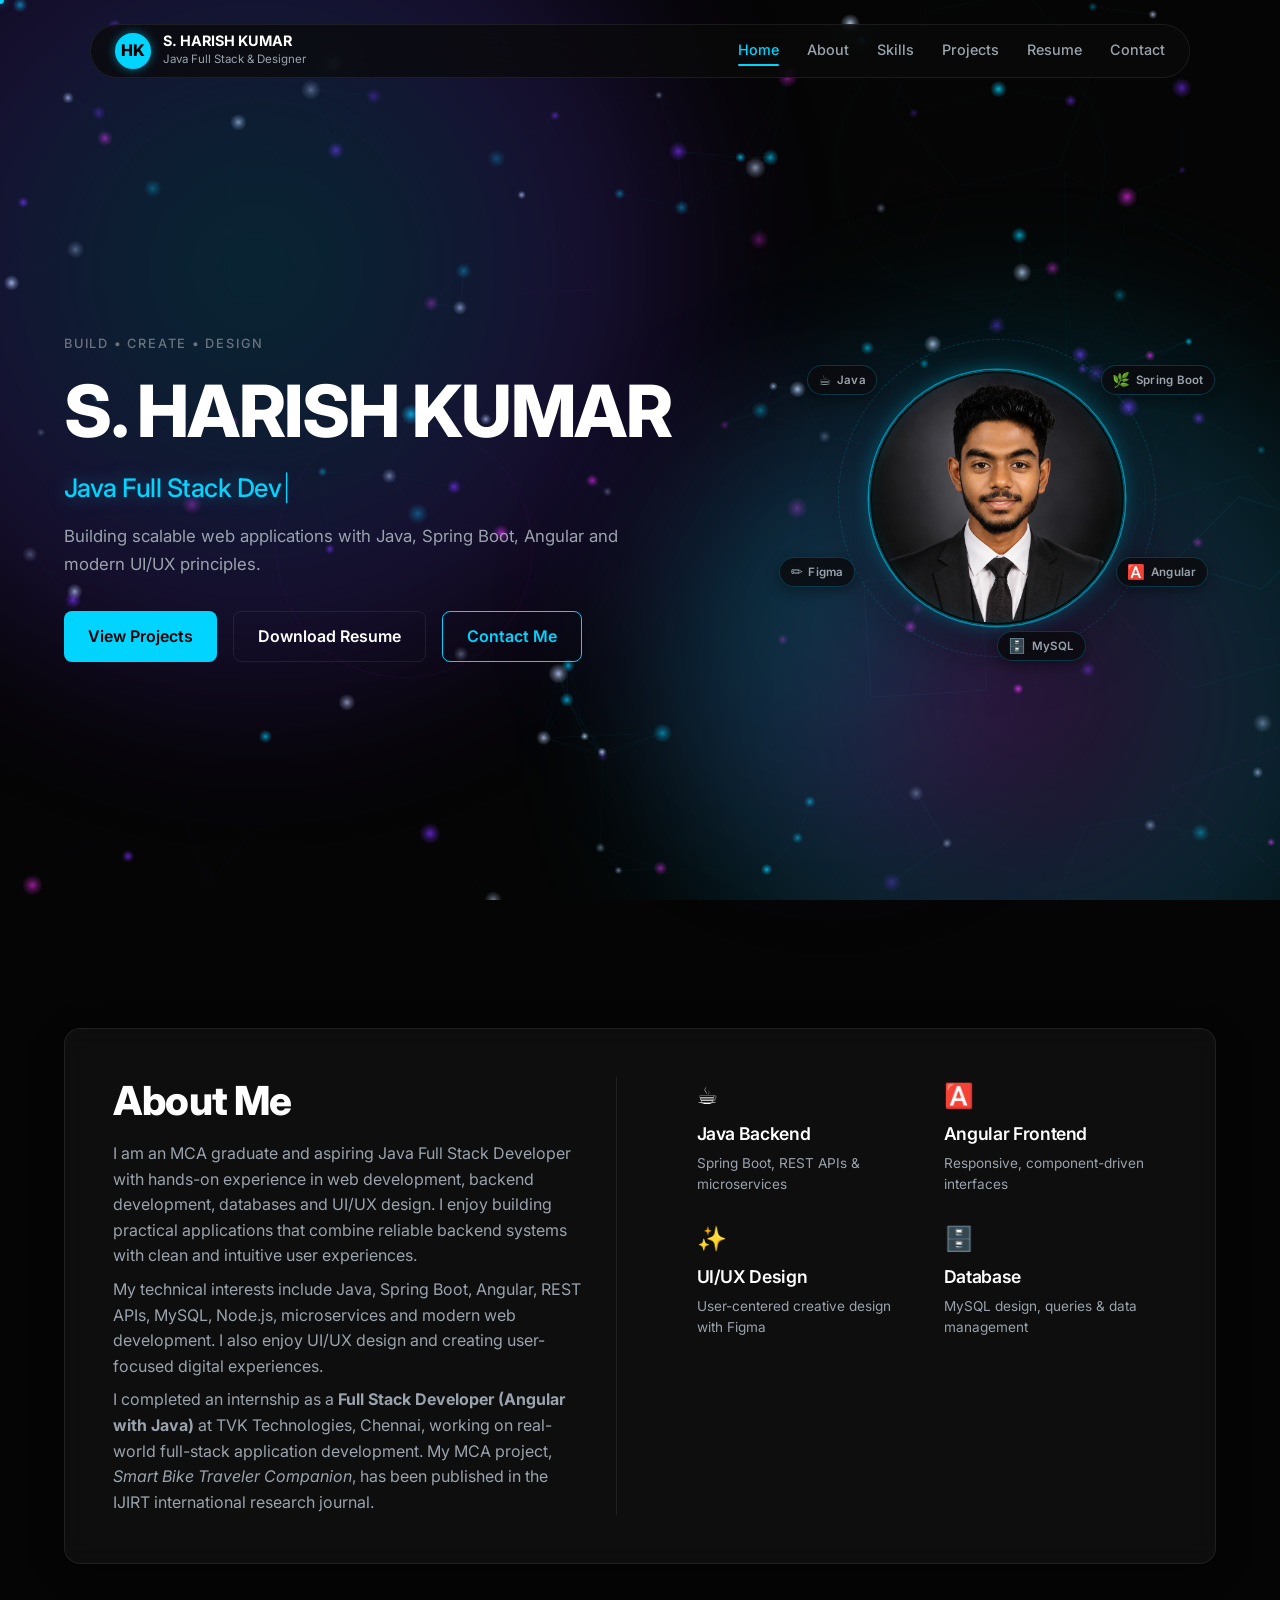
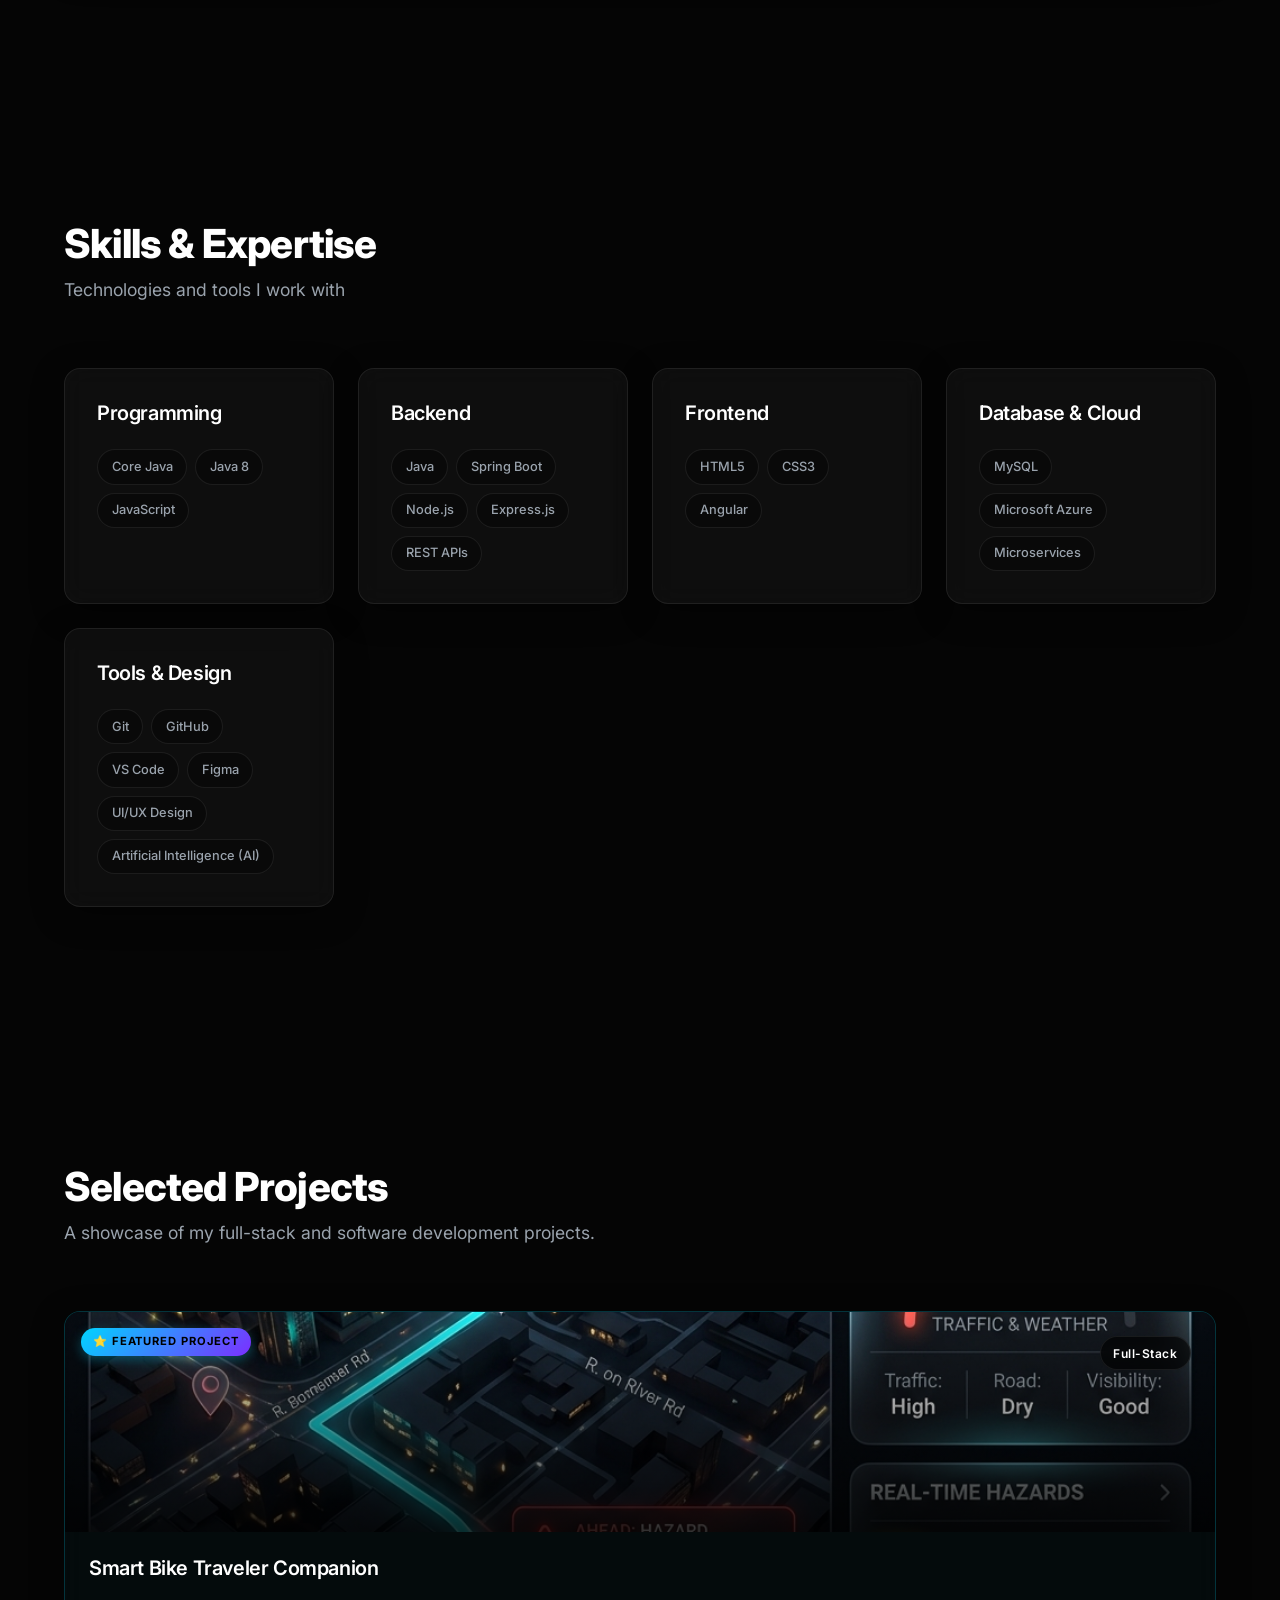
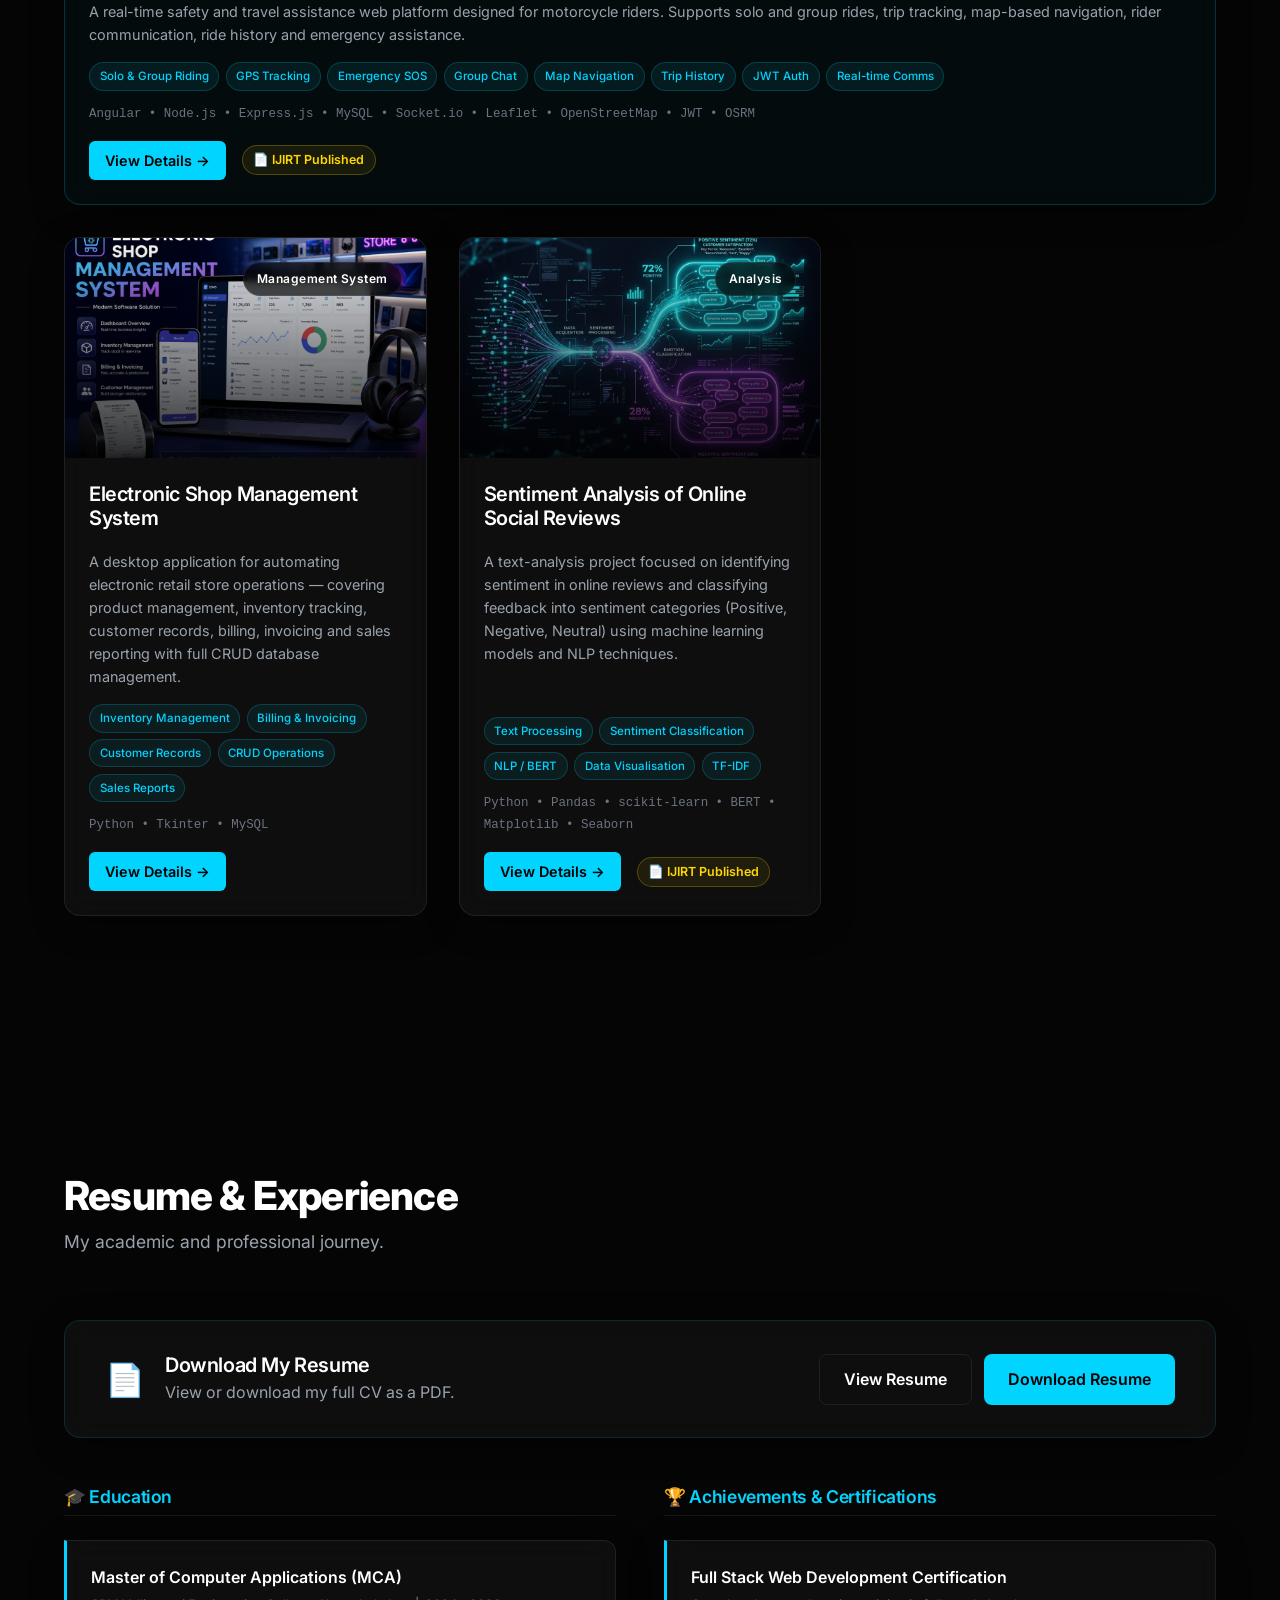
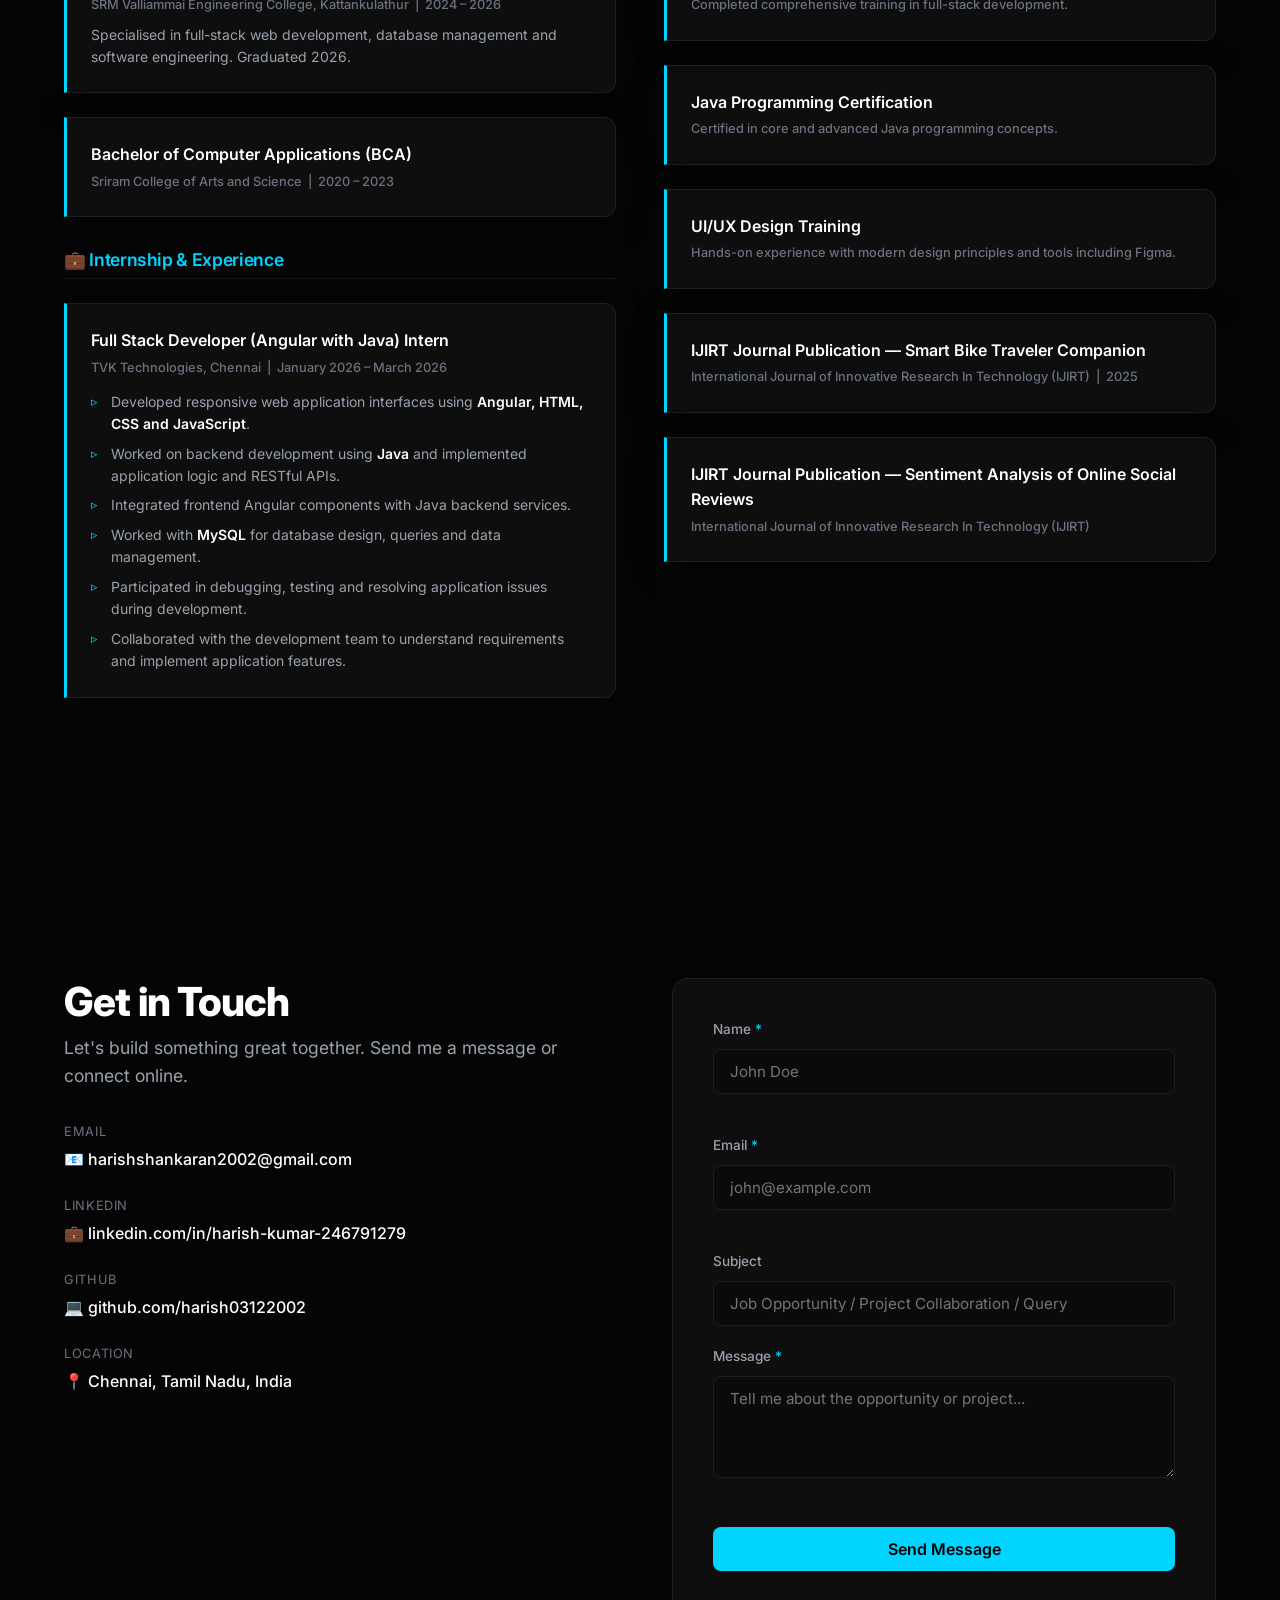
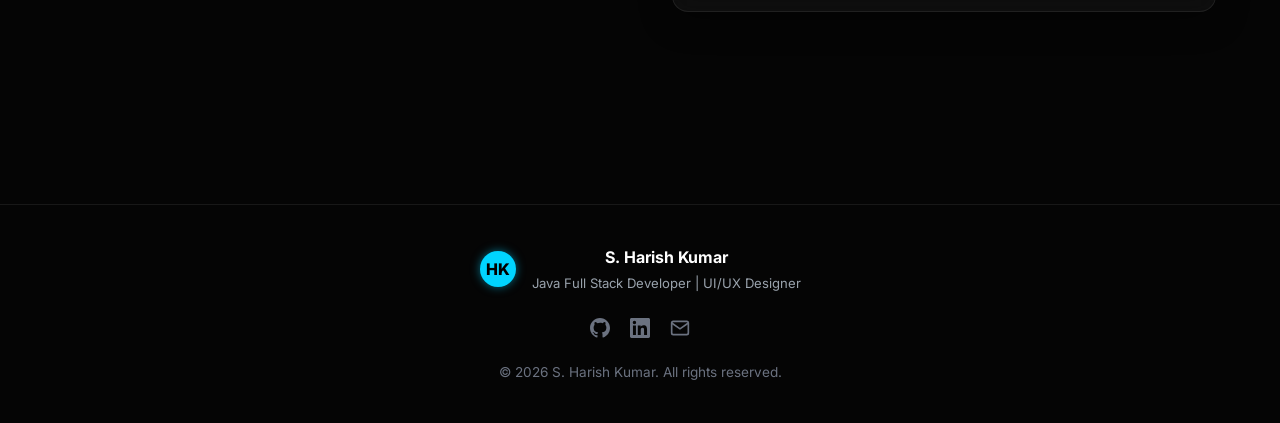
<file: index.html>
<!DOCTYPE html>
<html lang="en">

<head>
    <meta charset="UTF-8">
    <meta name="viewport" content="width=device-width, initial-scale=1.0">

    <!-- ===== SEO ===== -->
    <title>S. Harish Kumar | Java Full Stack Developer &amp; UI/UX Designer</title>
    <meta name="description"
        content="Portfolio of S. Harish Kumar, an MCA graduate and aspiring Java Full Stack Developer specialising in Java, Spring Boot, Angular, MySQL, REST APIs and UI/UX design.">
    <meta name="keywords"
        content="S Harish Kumar, Java Full Stack Developer, Spring Boot, Angular, UI UX Designer, MCA, Chennai, Portfolio">
    <meta name="author" content="S. Harish Kumar">
    <meta name="robots" content="index, follow">

    <!-- Open Graph -->
    <meta property="og:type" content="website">
    <meta property="og:title" content="S. Harish Kumar | Java Full Stack Developer &amp; UI/UX Designer">
    <meta property="og:description"
        content="Portfolio of S. Harish Kumar — MCA graduate specialising in Java, Spring Boot, Angular and modern UI/UX design.">
    <meta property="og:image" content="assets/profile-photo.jpg">

    <!-- Fonts -->
    <link href="https://fonts.googleapis.com/css2?family=Inter:wght@300;400;500;600;700;800&display=swap"
        rel="stylesheet">
    <link rel="stylesheet" href="index.css">
</head>

<body>
    <!-- Animated Background -->
    <canvas id="bgCanvas" aria-hidden="true"></canvas>
    <canvas id="motionCanvas" aria-hidden="true"></canvas>
    <div class="aurora-bg" aria-hidden="true"></div>

    <!-- Custom Cursor -->
    <div id="cursorDot" class="cursor-dot" aria-hidden="true"></div>
    <div id="cursorRing" class="cursor-ring" aria-hidden="true"></div>

    <!-- ===== NAVIGATION ===== -->
    <header>
        <nav class="nav-bar" role="navigation" aria-label="Main navigation">
            <a href="#home" class="nav-logo" aria-label="S. Harish Kumar - Home">
                <div class="logo-icon" aria-hidden="true">HK</div>
                <div class="logo-text">
                    <span class="name">S. HARISH KUMAR</span>
                    <span class="role">Java Full Stack &amp; Designer</span>
                </div>
            </a>

            <!-- Desktop Links -->
            <div class="nav-links">
                <a href="#home" class="nav-link">Home</a>
                <a href="#about" class="nav-link">About</a>
                <a href="#skills" class="nav-link">Skills</a>
                <a href="#projects" class="nav-link">Projects</a>
                <a href="#resume" class="nav-link">Resume</a>
                <a href="#contact" class="nav-link">Contact</a>
            </div>

            <!-- Mobile menu button -->
            <button class="mobile-menu-btn" id="mobileMenuBtn" aria-label="Toggle mobile menu"
                aria-expanded="false" aria-controls="mobileDropdown">
                <svg width="24" height="24" viewBox="0 0 24 24" fill="none" stroke="currentColor" stroke-width="2"
                    aria-hidden="true">
                    <path d="M3 12h18M3 6h18M3 18h18" />
                </svg>
            </button>
        </nav>

        <!-- Mobile Dropdown -->
        <div class="mobile-dropdown" id="mobileDropdown" aria-hidden="true">
            <a href="#home">Home</a>
            <a href="#about">About</a>
            <a href="#skills">Skills</a>
            <a href="#projects">Projects</a>
            <a href="#resume">Resume</a>
            <a href="#contact">Contact</a>
        </div>
    </header>

    <main class="container">

        <!-- ===== HERO SECTION ===== -->
        <section id="home" class="hero section" aria-labelledby="heroHeading">
            <div class="hero-content">
                <div class="hero-text intro-animate">
                    <p class="hero-eyebrow" aria-label="Tagline">BUILD&nbsp;&bull;&nbsp;CREATE&nbsp;&bull;&nbsp;DESIGN</p>
                    <h1 id="heroHeading" class="glitch-text" data-text="S. HARISH KUMAR">S. HARISH KUMAR</h1>
                    <h2 class="hero-role">
                        <span id="heroRoleText" class="accent-text typewriter-text"></span><span
                            class="typewriter-cursor" aria-hidden="true">|</span>
                    </h2>
                    <p class="hero-desc">Building scalable web applications with Java, Spring Boot, Angular and
                        modern UI/UX principles.</p>
                    <div class="hero-cta">
                        <a href="#projects" class="btn btn-primary" id="ctaViewProjects">View Projects</a>
                        <a href="assets/resume.pdf" class="btn btn-secondary" id="ctaDownloadResume"
                            target="_blank" rel="noopener" download>Download Resume</a>
                        <a href="#contact" class="btn btn-outline" id="ctaContactMe">Contact Me</a>
                    </div>
                </div>

                <div class="hero-visual intro-animate-delayed">
                    <!-- ===== PREMIUM PROFILE VISUAL ===== -->
                    <div class="profile-visual tilt-element" role="img"
                        aria-label="S. Harish Kumar — Java Full Stack Developer and UI/UX Designer">

                        <!-- Ambient glow behind the frame -->
                        <div class="pv-glow" aria-hidden="true"></div>

                        <!-- Outer decorative ring -->
                        <div class="pv-orbit-ring" aria-hidden="true"></div>

                        <!-- Subtle grid background -->
                        <div class="pv-grid-bg" aria-hidden="true">
                            <svg width="100%" height="100%" viewBox="0 0 300 300"
                                xmlns="http://www.w3.org/2000/svg" aria-hidden="true">
                                <!-- Grid lines -->
                                <defs>
                                    <pattern id="pvGrid" x="0" y="0" width="30" height="30"
                                        patternUnits="userSpaceOnUse">
                                        <path d="M 30 0 L 0 0 0 30" fill="none"
                                            stroke="rgba(0,212,255,0.07)" stroke-width="0.5"/>
                                    </pattern>
                                    <radialGradient id="pvGridFade" cx="50%" cy="50%" r="50%">
                                        <stop offset="30%" stop-color="white" stop-opacity="1"/>
                                        <stop offset="100%" stop-color="white" stop-opacity="0"/>
                                    </radialGradient>
                                    <mask id="pvGridMask">
                                        <rect width="300" height="300" fill="url(#pvGridFade)"/>
                                    </mask>
                                </defs>
                                <rect width="300" height="300" fill="url(#pvGrid)" mask="url(#pvGridMask)"/>
                                <!-- Diagonal accent lines -->
                                <line x1="0" y1="300" x2="300" y2="0"
                                    stroke="rgba(0,212,255,0.06)" stroke-width="0.8"/>
                                <line x1="0" y1="200" x2="200" y2="0"
                                    stroke="rgba(0,212,255,0.04)" stroke-width="0.6"/>
                                <line x1="100" y1="300" x2="300" y2="100"
                                    stroke="rgba(0,212,255,0.04)" stroke-width="0.6"/>
                            </svg>
                        </div>

                        <!-- Profile image frame -->
                        <div class="pv-frame">
                            <!-- Inner dark border -->
                            <div class="pv-frame-inner">
                                <img
                                    src="assets/profile-photo.jpg"
                                    alt="S. Harish Kumar - Java Full Stack Developer"
                                    class="pv-photo"
                                    width="320" height="320"
                                    loading="eager">
                            </div>
                            <!-- Accent glow ring overlay -->
                            <div class="pv-frame-ring" aria-hidden="true"></div>
                        </div>

                        <!-- Tech badge: Java -->
                        <div class="pv-badge pv-badge--java" aria-label="Java">
                            <span class="pv-badge-icon" aria-hidden="true">☕</span>
                            <span class="pv-badge-label">Java</span>
                        </div>

                        <!-- Tech badge: Spring Boot -->
                        <div class="pv-badge pv-badge--spring" aria-label="Spring Boot">
                            <span class="pv-badge-icon" aria-hidden="true">🌿</span>
                            <span class="pv-badge-label">Spring Boot</span>
                        </div>

                        <!-- Tech badge: Angular -->
                        <div class="pv-badge pv-badge--angular" aria-label="Angular">
                            <span class="pv-badge-icon" aria-hidden="true">🅰️</span>
                            <span class="pv-badge-label">Angular</span>
                        </div>

                        <!-- Tech badge: MySQL -->
                        <div class="pv-badge pv-badge--mysql" aria-label="MySQL">
                            <span class="pv-badge-icon" aria-hidden="true">🗄️</span>
                            <span class="pv-badge-label">MySQL</span>
                        </div>

                        <!-- Tech badge: Figma -->
                        <div class="pv-badge pv-badge--figma" aria-label="Figma">
                            <span class="pv-badge-icon" aria-hidden="true">✏️</span>
                            <span class="pv-badge-label">Figma</span>
                        </div>

                        <!-- Brand text removed — name/role/tagline live in hero-text only -->

                    </div><!-- /profile-visual -->
                </div>

            </div>
        </section>

        <!-- ===== ABOUT SECTION ===== -->
        <section id="about" class="section reveal" aria-labelledby="aboutHeading">
            <div class="glass-panel about-panel">
                <div class="about-content">
                    <div class="about-text">
                        <h2 id="aboutHeading">About Me</h2>
                        <p class="desc mt-4">
                            I am an MCA graduate and aspiring Java Full Stack Developer with hands-on experience in
                            web development, backend development, databases and UI/UX design. I enjoy building
                            practical applications that combine reliable backend systems with clean and intuitive
                            user experiences.
                        </p>
                        <p class="desc mt-2">
                            My technical interests include Java, Spring Boot, Angular, REST APIs, MySQL, Node.js,
                            microservices and modern web development. I also enjoy UI/UX design and creating
                            user-focused digital experiences.
                        </p>
                        <p class="desc mt-2">
                            I completed an internship as a <strong>Full Stack Developer (Angular with Java)</strong>
                            at TVK Technologies, Chennai, working on real-world full-stack application development.
                            My MCA project, <em>Smart Bike Traveler Companion</em>, has been published in the IJIRT
                            international research journal.
                        </p>
                    </div>
                    <div class="about-highlights">
                        <div class="highlight-item interactive-hover">
                            <div class="highlight-icon" aria-hidden="true">☕</div>
                            <h3>Java Backend</h3>
                            <p>Spring Boot, REST APIs &amp; microservices</p>
                        </div>
                        <div class="highlight-item interactive-hover">
                            <div class="highlight-icon" aria-hidden="true">🅰️</div>
                            <h3>Angular Frontend</h3>
                            <p>Responsive, component-driven interfaces</p>
                        </div>
                        <div class="highlight-item interactive-hover">
                            <div class="highlight-icon" aria-hidden="true">✨</div>
                            <h3>UI/UX Design</h3>
                            <p>User-centered creative design with Figma</p>
                        </div>
                        <div class="highlight-item interactive-hover">
                            <div class="highlight-icon" aria-hidden="true">🗄️</div>
                            <h3>Database</h3>
                            <p>MySQL design, queries &amp; data management</p>
                        </div>
                    </div>
                </div>
            </div>
        </section>

        <!-- ===== SKILLS SECTION ===== -->
        <section id="skills" class="section reveal" aria-labelledby="skillsHeading">
            <div class="section-header">
                <h2 id="skillsHeading">Skills &amp; Expertise</h2>
                <p class="subtitle">Technologies and tools I work with</p>
            </div>

            <div class="skills-grid">
                <div class="skill-category glass-panel interactive-hover">
                    <h3>Programming</h3>
                    <div class="skill-tags">
                        <span class="tag">Core Java</span>
                        <span class="tag">Java 8</span>
                        <span class="tag">JavaScript</span>
                    </div>
                </div>

                <div class="skill-category glass-panel interactive-hover">
                    <h3>Backend</h3>
                    <div class="skill-tags">
                        <span class="tag">Java</span>
                        <span class="tag">Spring Boot</span>
                        <span class="tag">Node.js</span>
                        <span class="tag">Express.js</span>
                        <span class="tag">REST APIs</span>
                    </div>
                </div>

                <div class="skill-category glass-panel interactive-hover">
                    <h3>Frontend</h3>
                    <div class="skill-tags">
                        <span class="tag">HTML5</span>
                        <span class="tag">CSS3</span>
                        <span class="tag">Angular</span>
                    </div>
                </div>

                <div class="skill-category glass-panel interactive-hover">
                    <h3>Database &amp; Cloud</h3>
                    <div class="skill-tags">
                        <span class="tag">MySQL</span>
                        <span class="tag">Microsoft Azure</span>
                        <span class="tag">Microservices</span>
                    </div>
                </div>

                <div class="skill-category glass-panel interactive-hover">
                    <h3>Tools &amp; Design</h3>
                    <div class="skill-tags">
                        <span class="tag">Git</span>
                        <span class="tag">GitHub</span>
                        <span class="tag">VS Code</span>
                        <span class="tag">Figma</span>
                        <span class="tag">UI/UX Design</span>
                        <span class="tag">Artificial Intelligence (AI)</span>
                    </div>
                </div>
            </div>
        </section>

        <!-- ===== PROJECTS SECTION ===== -->
        <section id="projects" class="section reveal" aria-labelledby="projectsHeading">
            <div class="section-header">
                <h2 id="projectsHeading">Selected Projects</h2>
                <p class="subtitle">A showcase of my full-stack and software development projects.</p>
            </div>

            <div class="projects-grid">

                <!-- FEATURED Project — Smart Bike Traveler Companion -->
                <article class="project-card glass-panel tilt-card featured-card"
                    aria-label="Featured project: Smart Bike Traveler Companion">
                    <div class="featured-badge" aria-label="Featured project">&#11088; FEATURED PROJECT</div>
                    <div class="project-image-container">
                        <img src="PORTFOLIO (PRS)/Portfolio ( SBTC-PRO MAIN )/smart-bike-app.png"
                            alt="Smart Bike Traveler Companion - real-time safety and travel platform for motorcycle riders"
                            class="project-image" loading="lazy" width="600" height="220">
                        <div class="project-overlay" aria-hidden="true">
                            <span class="tag-floating">Full-Stack</span>
                        </div>
                    </div>
                    <div class="project-content">
                        <h3>Smart Bike Traveler Companion</h3>
                        <p class="project-desc">A real-time safety and travel assistance web platform designed for
                            motorcycle riders. Supports solo and group rides, trip tracking, map-based navigation,
                            rider communication, ride history and emergency assistance.</p>
                        <div class="project-features">
                            <span class="feature-tag">Solo &amp; Group Riding</span>
                            <span class="feature-tag">GPS Tracking</span>
                            <span class="feature-tag">Emergency SOS</span>
                            <span class="feature-tag">Group Chat</span>
                            <span class="feature-tag">Map Navigation</span>
                            <span class="feature-tag">Trip History</span>
                            <span class="feature-tag">JWT Auth</span>
                            <span class="feature-tag">Real-time Comms</span>
                        </div>
                        <div class="project-meta">
                            <span class="tech-stack">Angular &bull; Node.js &bull; Express.js &bull; MySQL &bull; Socket.io &bull; Leaflet &bull; OpenStreetMap &bull; JWT &bull; OSRM</span>
                        </div>
                        <div class="project-actions">
                            <a href="PORTFOLIO (PRS)/Portfolio ( SBTC-PRO MAIN )/index.html" target="_blank"
                                rel="noopener" class="btn btn-primary btn-sm" id="sbtcViewDetails">View Details
                                &#8594;</a>
                            <span class="publication-badge">&#128196; IJIRT Published</span>
                        </div>
                    </div>
                </article>

                <!-- Project 1 — Electronic Shop Management System -->
                <article class="project-card glass-panel tilt-card"
                    aria-label="Project: Electronic Shop Management System">
                    <div class="project-image-container">
                        <img src="PORTFOLIO (PRS)/Portfolio ( ESYS-PRO UG MIN )/image.png"
                            alt="Electronic Shop Management System - inventory and sales management application"
                            class="project-image" loading="lazy" width="600" height="220">
                        <div class="project-overlay" aria-hidden="true">
                            <span class="tag-floating">Management System</span>
                        </div>
                    </div>
                    <div class="project-content">
                        <h3>Electronic Shop Management System</h3>
                        <p class="project-desc">A desktop application for automating electronic retail store
                            operations — covering product management, inventory tracking, customer records,
                            billing, invoicing and sales reporting with full CRUD database management.</p>
                        <div class="project-features">
                            <span class="feature-tag">Inventory Management</span>
                            <span class="feature-tag">Billing &amp; Invoicing</span>
                            <span class="feature-tag">Customer Records</span>
                            <span class="feature-tag">CRUD Operations</span>
                            <span class="feature-tag">Sales Reports</span>
                        </div>
                        <div class="project-meta">
                            <span class="tech-stack">Python &bull; Tkinter &bull; MySQL</span>
                        </div>
                        <div class="project-actions">
                            <a href="PORTFOLIO (PRS)/Portfolio ( ESYS-PRO UG MIN )/index.html" target="_blank"
                                rel="noopener" class="btn btn-primary btn-sm" id="esysViewDetails">View Details
                                &#8594;</a>
                        </div>
                    </div>
                </article>

                <!-- Project 2 — Sentiment Analysis -->
                <article class="project-card glass-panel tilt-card"
                    aria-label="Project: Sentiment Analysis of Online Social Reviews">
                    <div class="project-image-container">
                        <img src="PORTFOLIO (PRS)/Portfolio ( AOPS-PRO MIN )/sentiment-hero.png"
                            alt="Sentiment Analysis of Online Social Reviews - text analysis and NLP project"
                            class="project-image" loading="lazy" width="600" height="220">
                        <div class="project-overlay" aria-hidden="true">
                            <span class="tag-floating">Analysis</span>
                        </div>
                    </div>
                    <div class="project-content">
                        <h3>Sentiment Analysis of Online Social Reviews</h3>
                        <p class="project-desc">A text-analysis project focused on identifying sentiment in online
                            reviews and classifying feedback into sentiment categories (Positive, Negative, Neutral)
                            using machine learning models and NLP techniques.</p>
                        <div class="project-features">
                            <span class="feature-tag">Text Processing</span>
                            <span class="feature-tag">Sentiment Classification</span>
                            <span class="feature-tag">NLP / BERT</span>
                            <span class="feature-tag">Data Visualisation</span>
                            <span class="feature-tag">TF-IDF</span>
                        </div>
                        <div class="project-meta">
                            <span class="tech-stack">Python &bull; Pandas &bull; scikit-learn &bull; BERT &bull; Matplotlib &bull; Seaborn</span>
                        </div>
                        <div class="project-actions">
                            <a href="PORTFOLIO (PRS)/Portfolio ( AOPS-PRO MIN )/index.html" target="_blank"
                                rel="noopener" class="btn btn-primary btn-sm" id="aopsViewDetails">View Details
                                &#8594;</a>
                            <span class="publication-badge">&#128196; IJIRT Published</span>
                        </div>
                    </div>
                </article>

            </div>
        </section>

        <!-- ===== RESUME SECTION ===== -->
        <section id="resume" class="section reveal" aria-labelledby="resumeHeading">
            <div class="section-header">
                <h2 id="resumeHeading">Resume &amp; Experience</h2>
                <p class="subtitle">My academic and professional journey.</p>
            </div>

            <!-- Resume download CTA -->
            <div class="resume-cta glass-panel">
                <div class="resume-cta-text">
                    <span class="resume-cta-icon" aria-hidden="true">&#128196;</span>
                    <div>
                        <h3>Download My Resume</h3>
                        <p class="desc">View or download my full CV as a PDF.</p>
                    </div>
                </div>
                <div class="resume-cta-buttons">
                    <a href="assets/Harish_Kumar_Resume.pdf" target="_blank" rel="noopener" class="btn btn-secondary"
                        id="btnViewResume">View Resume</a>
                    <a href="assets/resume.pdf" download class="btn btn-primary" id="btnDownloadResume">Download
                        Resume</a>
                </div>
            </div>

            <div class="resume-grid">
                <!-- Education & Experience column -->
                <div class="resume-column">
                    <h3 class="resume-title">&#127891; Education</h3>
                    <div class="resume-item glass-panel interactive-hover">
                        <h4>Master of Computer Applications (MCA)</h4>
                        <p class="resume-meta">SRM Valliammai Engineering College, Kattankulathur &nbsp;|&nbsp;
                            2024 – 2026</p>
                        <p class="resume-desc">Specialised in full-stack web development, database management and
                            software engineering. Graduated 2026.</p>
                    </div>
                    <div class="resume-item glass-panel interactive-hover">
                        <h4>Bachelor of Computer Applications (BCA)</h4>
                        <p class="resume-meta">Sriram College of Arts and Science &nbsp;|&nbsp; 2020 – 2023</p>
                    </div>

                    <h3 class="resume-title mt-8">&#128188; Internship &amp; Experience</h3>
                    <div class="resume-item glass-panel interactive-hover">
                        <h4>Full Stack Developer (Angular with Java) Intern</h4>
                        <p class="resume-meta">TVK Technologies, Chennai &nbsp;|&nbsp; January 2026 – March 2026
                        </p>
                        <ul class="internship-list">
                            <li>Developed responsive web application interfaces using <strong>Angular, HTML, CSS and
                                    JavaScript</strong>.</li>
                            <li>Worked on backend development using <strong>Java</strong> and implemented
                                application logic and RESTful APIs.</li>
                            <li>Integrated frontend Angular components with Java backend services.</li>
                            <li>Worked with <strong>MySQL</strong> for database design, queries and data
                                management.</li>
                            <li>Participated in debugging, testing and resolving application issues during
                                development.</li>
                            <li>Collaborated with the development team to understand requirements and implement
                                application features.</li>
                        </ul>
                    </div>
                </div>

                <!-- Certifications & Achievements column -->
                <div class="resume-column">
                    <h3 class="resume-title">&#127942; Achievements &amp; Certifications</h3>
                    <div class="resume-item glass-panel interactive-hover">
                        <h4>Full Stack Web Development Certification</h4>
                        <p class="resume-meta">Completed comprehensive training in full-stack development.</p>
                    </div>
                    <div class="resume-item glass-panel interactive-hover">
                        <h4>Java Programming Certification</h4>
                        <p class="resume-meta">Certified in core and advanced Java programming concepts.</p>
                    </div>
                    <div class="resume-item glass-panel interactive-hover">
                        <h4>UI/UX Design Training</h4>
                        <p class="resume-meta">Hands-on experience with modern design principles and tools
                            including Figma.</p>
                    </div>
                    <div class="resume-item glass-panel interactive-hover">
                        <h4>IJIRT Journal Publication — Smart Bike Traveler Companion</h4>
                        <p class="resume-meta">International Journal of Innovative Research In Technology
                            (IJIRT) &nbsp;|&nbsp; 2025</p>
                    </div>
                    <div class="resume-item glass-panel interactive-hover">
                        <h4>IJIRT Journal Publication — Sentiment Analysis of Online Social Reviews</h4>
                        <p class="resume-meta">International Journal of Innovative Research In Technology
                            (IJIRT)</p>
                    </div>
                </div>
            </div>
        </section>

        <!-- ===== CONTACT SECTION ===== -->
        <section id="contact" class="section reveal" aria-labelledby="contactHeading">
            <div class="contact-grid">
                <!-- Contact info -->
                <div class="contact-info">
                    <h2 id="contactHeading">Get in Touch</h2>
                    <p class="subtitle">Let's build something great together. Send me a message or connect
                        online.</p>

                    <div class="contact-details mt-8">
                        <div class="contact-row">
                            <span class="contact-label">Email</span>
                            <a href="mailto:harishshankaran2002@gmail.com" class="contact-value link">
                                &#128231; harishshankaran2002@gmail.com
                            </a>
                        </div>
                        <div class="contact-row">
                            <span class="contact-label">LinkedIn</span>
                            <a href="https://www.linkedin.com/in/harish-kumar-246791279" target="_blank"
                                rel="noopener" class="contact-value link">
                                &#128188; linkedin.com/in/harish-kumar-246791279
                            </a>
                        </div>
                        <div class="contact-row">
                            <span class="contact-label">GitHub</span>
                            <a href="https://github.com/harish03122002" target="_blank" rel="noopener"
                                class="contact-value link">
                                &#128187; github.com/harish03122002
                            </a>
                        </div>
                        <div class="contact-row">
                            <span class="contact-label">Location</span>
                            <span class="contact-value">&#128205; Chennai, Tamil Nadu, India</span>
                        </div>
                    </div>
                </div>

                <!-- Contact Form (Web3Forms) -->
                <div class="contact-form-container glass-panel">
                    <!--
                        ACCESS KEY CONFIGURATION
                        =================================================================
                        Do NOT put your real key here in the HTML.
                        Open app.js and set it in the W3F_CONFIG object at the top
                        of Section 9 — search for:  W3F_ACCESS_KEY
                        =================================================================
                    -->
                    <form id="contactForm" class="contact-form" novalidate>
                        <!-- Web3Forms hidden fields — key is injected by app.js -->
                        <input type="hidden" id="w3fAccessKey" name="access_key" value="">
                        <input type="hidden" name="subject" value="New Portfolio Contact — S. Harish Kumar">
                        <input type="hidden" name="from_name" value="Harish Kumar Portfolio">
                        <!-- Honeypot spam protection -->
                        <input type="checkbox" name="botcheck" style="display:none;" tabindex="-1"
                            aria-hidden="true">

                        <div class="form-group">
                            <label for="contactName">Name <span class="required" aria-hidden="true">*</span></label>
                            <input type="text" id="contactName" name="name" required minlength="2"
                                placeholder="John Doe" class="form-input" autocomplete="name"
                                aria-required="true" aria-describedby="nameError">
                            <span id="nameError" class="form-error" role="alert" aria-live="polite"></span>
                        </div>

                        <div class="form-group">
                            <label for="contactEmail">Email <span class="required" aria-hidden="true">*</span></label>
                            <input type="email" id="contactEmail" name="email" required
                                placeholder="john@example.com" class="form-input" autocomplete="email"
                                aria-required="true" aria-describedby="emailError">
                            <span id="emailError" class="form-error" role="alert" aria-live="polite"></span>
                        </div>

                        <div class="form-group">
                            <label for="contactSubject">Subject</label>
                            <input type="text" id="contactSubject" name="subject_custom"
                                placeholder="Job Opportunity / Project Collaboration / Query"
                                class="form-input" autocomplete="off">
                        </div>

                        <div class="form-group">
                            <label for="contactMessage">Message <span class="required" aria-hidden="true">*</span></label>
                            <textarea id="contactMessage" name="message" rows="4" required minlength="10"
                                placeholder="Tell me about the opportunity or project..."
                                class="form-input" aria-required="true"
                                aria-describedby="messageError"></textarea>
                            <span id="messageError" class="form-error" role="alert" aria-live="polite"></span>
                        </div>

                        <div class="form-actions">
                            <button type="submit" class="btn btn-primary w-full shadow-glow" id="submitBtn">
                                Send Message
                            </button>
                        </div>

                        <div id="formStatus" class="form-status" role="status" aria-live="polite"></div>
                    </form>
                </div>
            </div>
        </section>
    </main>

    <!-- ===== FOOTER ===== -->
    <footer>
        <div class="container footer-content">
            <div class="footer-brand">
                <div class="logo-icon" aria-hidden="true">HK</div>
                <div>
                    <p class="footer-name">S. Harish Kumar</p>
                    <p class="footer-role-text">Java Full Stack Developer | UI/UX Designer</p>
                </div>
            </div>
            <div class="footer-links">
                <a href="https://github.com/harish03122002" target="_blank" rel="noopener"
                    aria-label="GitHub profile" class="footer-icon-link">
                    <svg width="20" height="20" viewBox="0 0 24 24" fill="currentColor" aria-hidden="true">
                        <path
                            d="M12 0C5.37 0 0 5.373 0 12c0 5.303 3.438 9.8 8.207 11.387.6.113.793-.261.793-.577v-2.234c-3.338.726-4.033-1.416-4.033-1.416-.546-1.387-1.333-1.756-1.333-1.756-1.089-.745.083-.729.083-.729 1.205.084 1.839 1.237 1.839 1.237 1.07 1.834 2.807 1.304 3.492.997.107-.775.418-1.305.762-1.604-2.665-.305-5.467-1.334-5.467-5.931 0-1.311.469-2.381 1.236-3.221-.124-.303-.535-1.524.117-3.176 0 0 1.008-.322 3.301 1.23A11.509 11.509 0 0 1 12 5.803c1.02.005 2.047.138 3.006.404 2.291-1.552 3.297-1.23 3.297-1.23.653 1.653.242 2.874.118 3.176.77.84 1.235 1.911 1.235 3.221 0 4.609-2.807 5.624-5.479 5.921.43.372.823 1.102.823 2.222v3.293c0 .319.192.694.801.576C20.566 21.797 24 17.3 24 12c0-6.627-5.373-12-12-12z" />
                    </svg>
                </a>
                <a href="https://www.linkedin.com/in/harish-kumar-246791279" target="_blank" rel="noopener"
                    aria-label="LinkedIn profile" class="footer-icon-link">
                    <svg width="20" height="20" viewBox="0 0 24 24" fill="currentColor" aria-hidden="true">
                        <path
                            d="M20.447 20.452h-3.554v-5.569c0-1.328-.027-3.037-1.852-3.037-1.853 0-2.136 1.445-2.136 2.939v5.667H9.351V9h3.414v1.561h.046c.477-.9 1.637-1.85 3.37-1.85 3.601 0 4.267 2.37 4.267 5.455v6.286zM5.337 7.433a2.062 2.062 0 0 1-2.063-2.065 2.064 2.064 0 1 1 2.063 2.065zm1.782 13.019H3.555V9h3.564v11.452zM22.225 0H1.771C.792 0 0 .774 0 1.729v20.542C0 23.227.792 24 1.771 24h20.451C23.2 24 24 23.227 24 22.271V1.729C24 .774 23.2 0 22.222 0h.003z" />
                    </svg>
                </a>
                <a href="mailto:harishshankaran2002@gmail.com" aria-label="Send email"
                    class="footer-icon-link">
                    <svg width="20" height="20" viewBox="0 0 24 24" fill="none" stroke="currentColor"
                        stroke-width="2" aria-hidden="true">
                        <path
                            d="M4 4h16c1.1 0 2 .9 2 2v12c0 1.1-.9 2-2 2H4c-1.1 0-2-.9-2-2V6c0-1.1.9-2 2-2z" />
                        <polyline points="22,6 12,13 2,6" />
                    </svg>
                </a>
            </div>
            <p class="footer-copy">&copy; <span id="currentYear"></span> S. Harish Kumar. All rights reserved.
            </p>
        </div>
    </footer>

    <script src="app.js"></script>
</body>

</html>
</file>
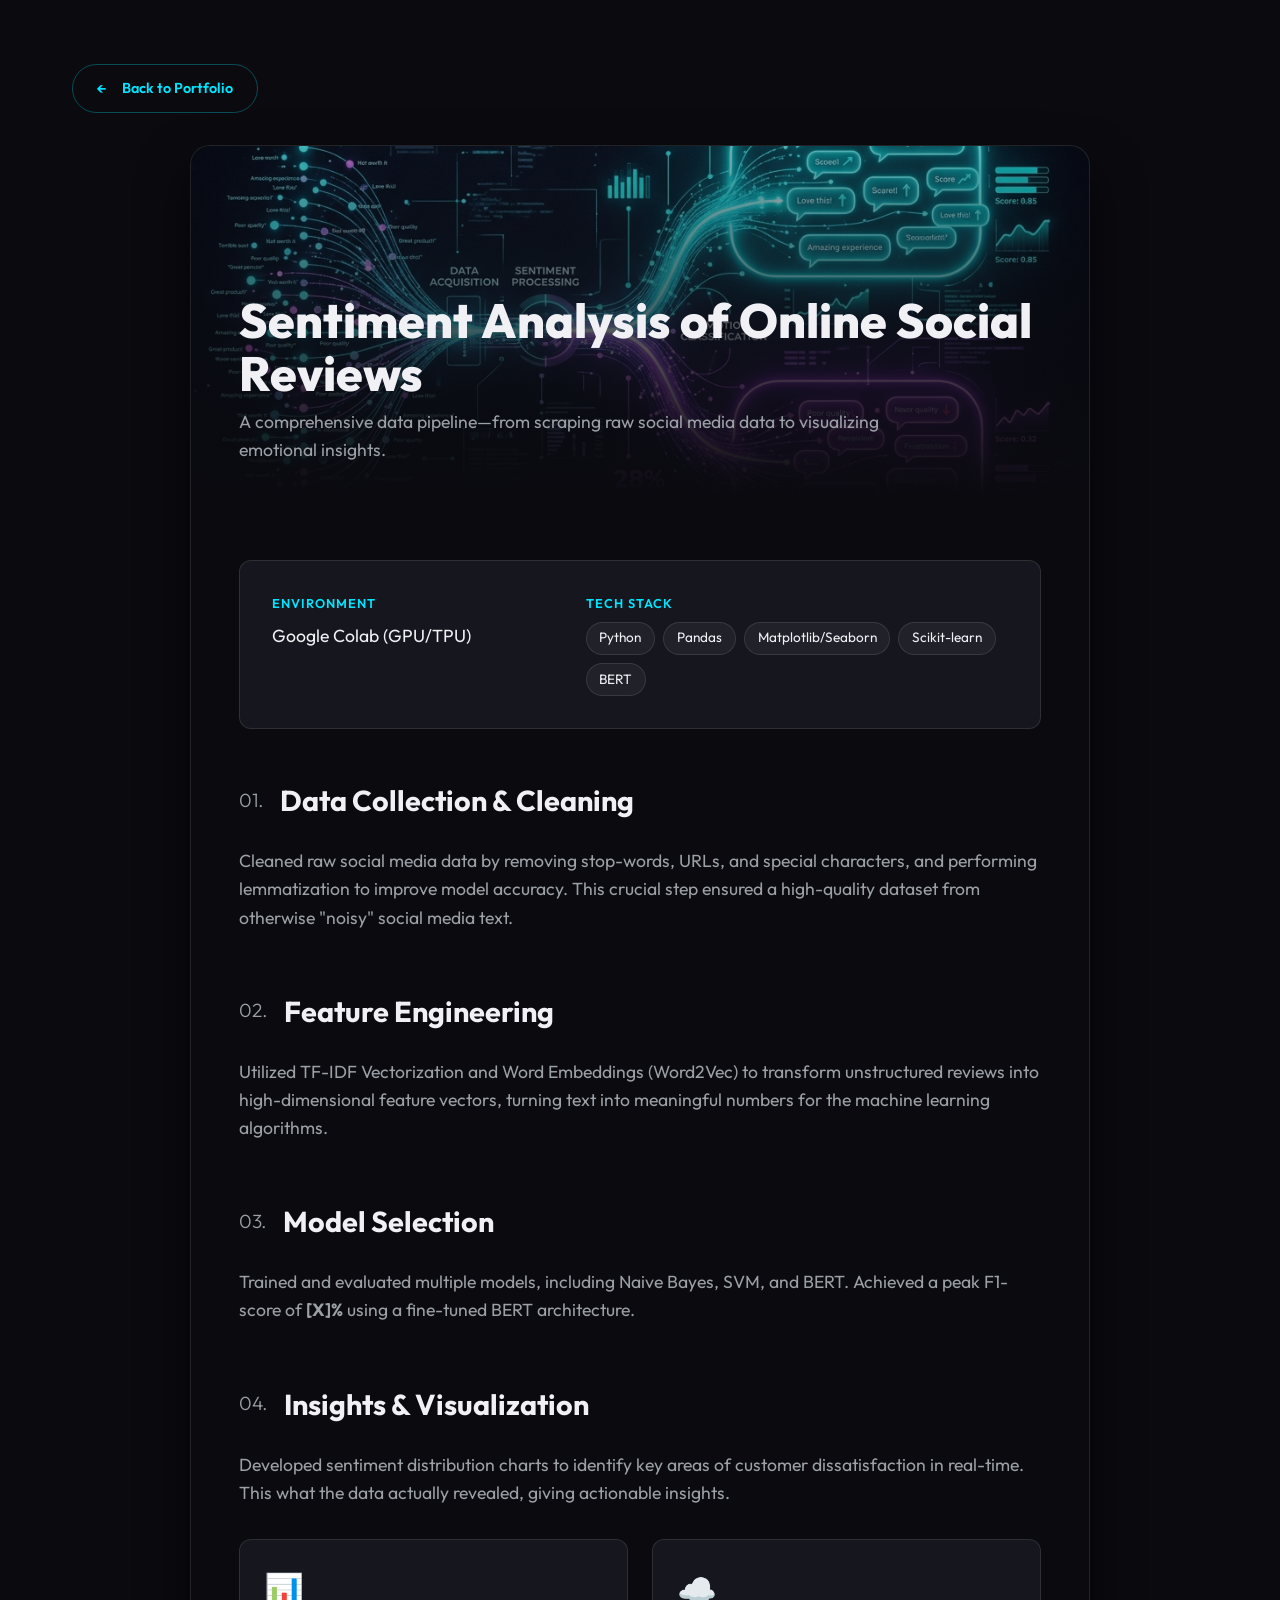
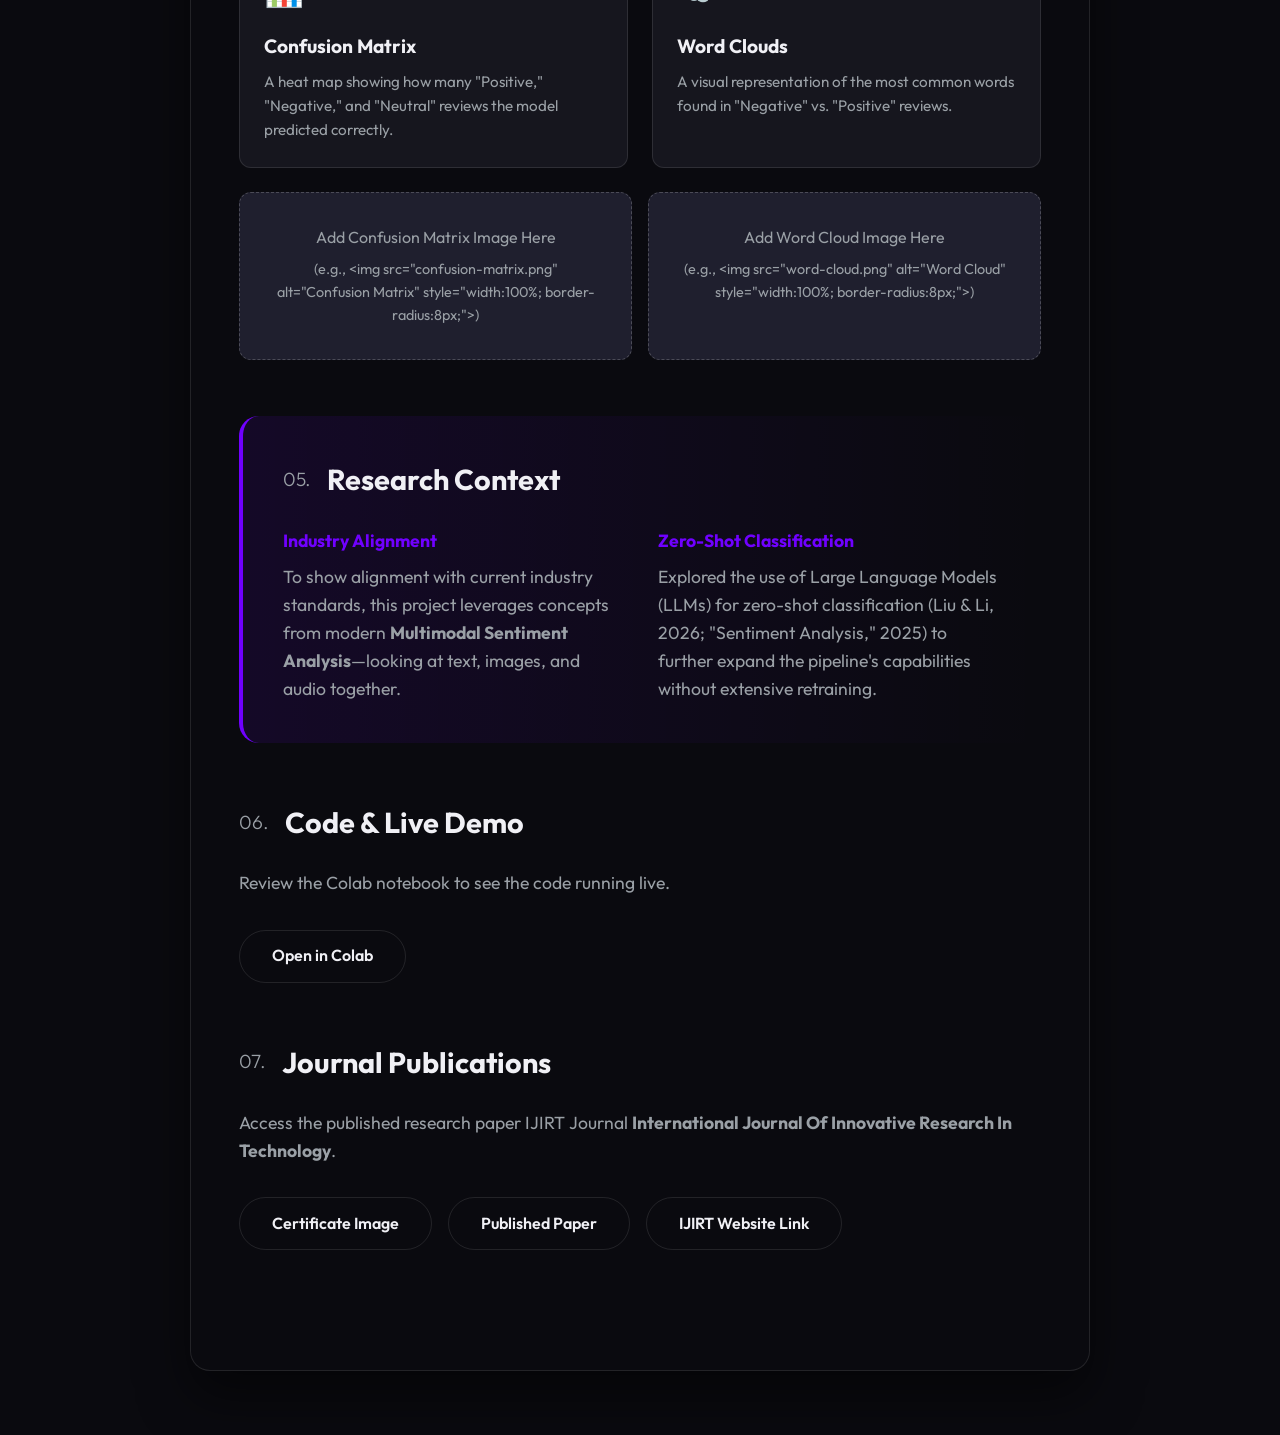
<file: PORTFOLIO (PRS)/Portfolio ( AOPS-PRO MIN )/index.html>
<!DOCTYPE html>
<html lang="en">
<head>
    <meta charset="UTF-8">
    <meta name="viewport" content="width=device-width, initial-scale=1.0">
    <title>Sentiment Analysis of Online Social Reviews - Case Study</title>
    <link href="https://fonts.googleapis.com/css2?family=Outfit:wght@300;400;600;800&display=swap" rel="stylesheet">
    <link rel="stylesheet" href="style.css">
</head>
<body>
    <nav style="padding: 2rem 2rem 0; max-width: 1200px; margin: 0 auto;">
        <a href="../../index.html" class="btn-read-more" style="text-decoration: none;">
            <span class="arrow" style="display: inline-block; transform: rotate(180deg); margin-right: 0.5rem;">→</span> Back to Portfolio
        </a>
    </nav>
    <main class="main-content" style="max-width: 900px; margin: 2rem auto; background: var(--bg-color); border-radius: var(--border-radius-lg); border: 1px solid var(--border-color); box-shadow: 0 25px 50px rgba(0,0,0,0.5); overflow: hidden;">
        <div class="modal-header">
            <div class="modal-hero">
                <img src="sentiment-hero.png" alt="Sentiment Analysis" class="hero-image">
                <div class="hero-overlay"></div>
                <div class="hero-text">
                    <h1 class="modal-title">Sentiment Analysis of Online Social Reviews</h1>
                    <p class="modal-oneliner">A comprehensive data pipeline—from scraping raw social media data to visualizing emotional insights.</p>
                </div>
            </div>
        </div>

        <div class="modal-body" style="padding-top: 3rem;">
            <div class="overview-grid">
                <div class="overview-item">
                    <span class="label">Environment</span>
                    <span class="value">Google Colab (GPU/TPU)</span>
                </div>
                <div class="overview-item">
                    <span class="label">Tech Stack</span>
                    <span class="value tags">
                        <span class="tag">Python</span>
                        <span class="tag">Pandas</span>
                        <span class="tag">Matplotlib/Seaborn</span>
                        <span class="tag">Scikit-learn</span>
                        <span class="tag">BERT</span>
                    </span>
                </div>
            </div>

            <div class="case-section">
                <h2><span class="highlight">01.</span> Data Collection & Cleaning</h2>
                <p>Cleaned raw social media data by removing stop-words, URLs, and special characters, and performing lemmatization to improve model accuracy. This crucial step ensured a high-quality dataset from otherwise "noisy" social media text.</p>
            </div>

            <div class="case-section">
                <h2><span class="highlight">02.</span> Feature Engineering</h2>
                <p>Utilized TF-IDF Vectorization and Word Embeddings (Word2Vec) to transform unstructured reviews into high-dimensional feature vectors, turning text into meaningful numbers for the machine learning algorithms.</p>
            </div>

            <div class="case-section">
                <h2><span class="highlight">03.</span> Model Selection</h2>
                <p>Trained and evaluated multiple models, including Naive Bayes, SVM, and BERT. Achieved a peak F1-score of <strong>[X]%</strong> using a fine-tuned BERT architecture.</p>
            </div>

            <div class="case-section">
                <h2><span class="highlight">04.</span> Insights & Visualization</h2>
                <p>Developed sentiment distribution charts to identify key areas of customer dissatisfaction in real-time. This what the data actually revealed, giving actionable insights.</p>
                <div class="feature-list">
                    <div class="feature">
                        <div class="feature-icon">📊</div>
                        <div class="feature-text">
                            <h4>Confusion Matrix</h4>
                            <p>A heat map showing how many "Positive," "Negative," and "Neutral" reviews the model predicted correctly.</p>
                        </div>
                    </div>
                    <div class="feature">
                        <div class="feature-icon">☁️</div>
                        <div class="feature-text">
                            <h4>Word Clouds</h4>
                            <p>A visual representation of the most common words found in "Negative" vs. "Positive" reviews.</p>
                        </div>
                    </div>
                </div>
                
                <!-- Visual Placeholders: User can add their colab images here -->
                <div class="visuals-grid">
                    <div class="visual-placeholder">
                        <div>Add Confusion Matrix Image Here<br><span>(e.g., &lt;img src="confusion-matrix.png" alt="Confusion Matrix" style="width:100%; border-radius:8px;"&gt;)</span></div>
                    </div>
                    <div class="visual-placeholder">
                        <div>Add Word Cloud Image Here<br><span>(e.g., &lt;img src="word-cloud.png" alt="Word Cloud" style="width:100%; border-radius:8px;"&gt;)</span></div>
                    </div>
                </div>
            </div>

            <div class="case-section challenge-section">
                <h2><span class="highlight">05.</span> Research Context</h2>
                <div class="challenge-card">
                    <div class="challenge-col">
                        <h4>Industry Alignment</h4>
                        <p>To show alignment with current industry standards, this project leverages concepts from modern <strong>Multimodal Sentiment Analysis</strong>—looking at text, images, and audio together.</p>
                    </div>
                    <div class="challenge-col">
                        <h4>Zero-Shot Classification</h4>
                        <p>Explored the use of Large Language Models (LLMs) for zero-shot classification (Liu & Li, 2026; "Sentiment Analysis," 2025) to further expand the pipeline's capabilities without extensive retraining.</p>
                    </div>
                </div>
            </div>

            <div class="case-section">
                <h2><span class="highlight">06.</span> Code & Live Demo</h2>
                <p>Review the Colab notebook to see the code running live.</p>
                <div class="action-buttons">
                    <a href="https://colab.research.google.com/" target="_blank" class="btn btn-secondary">
                        Open in Colab
                    </a>
                </div>
            </div>
        
            <div class="case-section">
                <h2><span class="highlight">07.</span> Journal Publications</h2>
                <p>Access the published research paper  IJIRT Journal <b>International Journal Of Innovative Research In Technology</b>.</p>
                <div class="action-buttons">
                    <a href="Picture2.jpg" target="_blank" class="btn btn-secondary">Certificate Image</a>
                    <a href="IJIRT178126_PAPER.pdf" target="_blank" class="btn btn-secondary">Published Paper</a>
                    <a href="https://www.ijirt.org"target="_blank" class="btn btn-secondary">IJIRT Website Link</a>
                </div>
            </div>
        </div>
    </main>
</body>
</html>
</file>
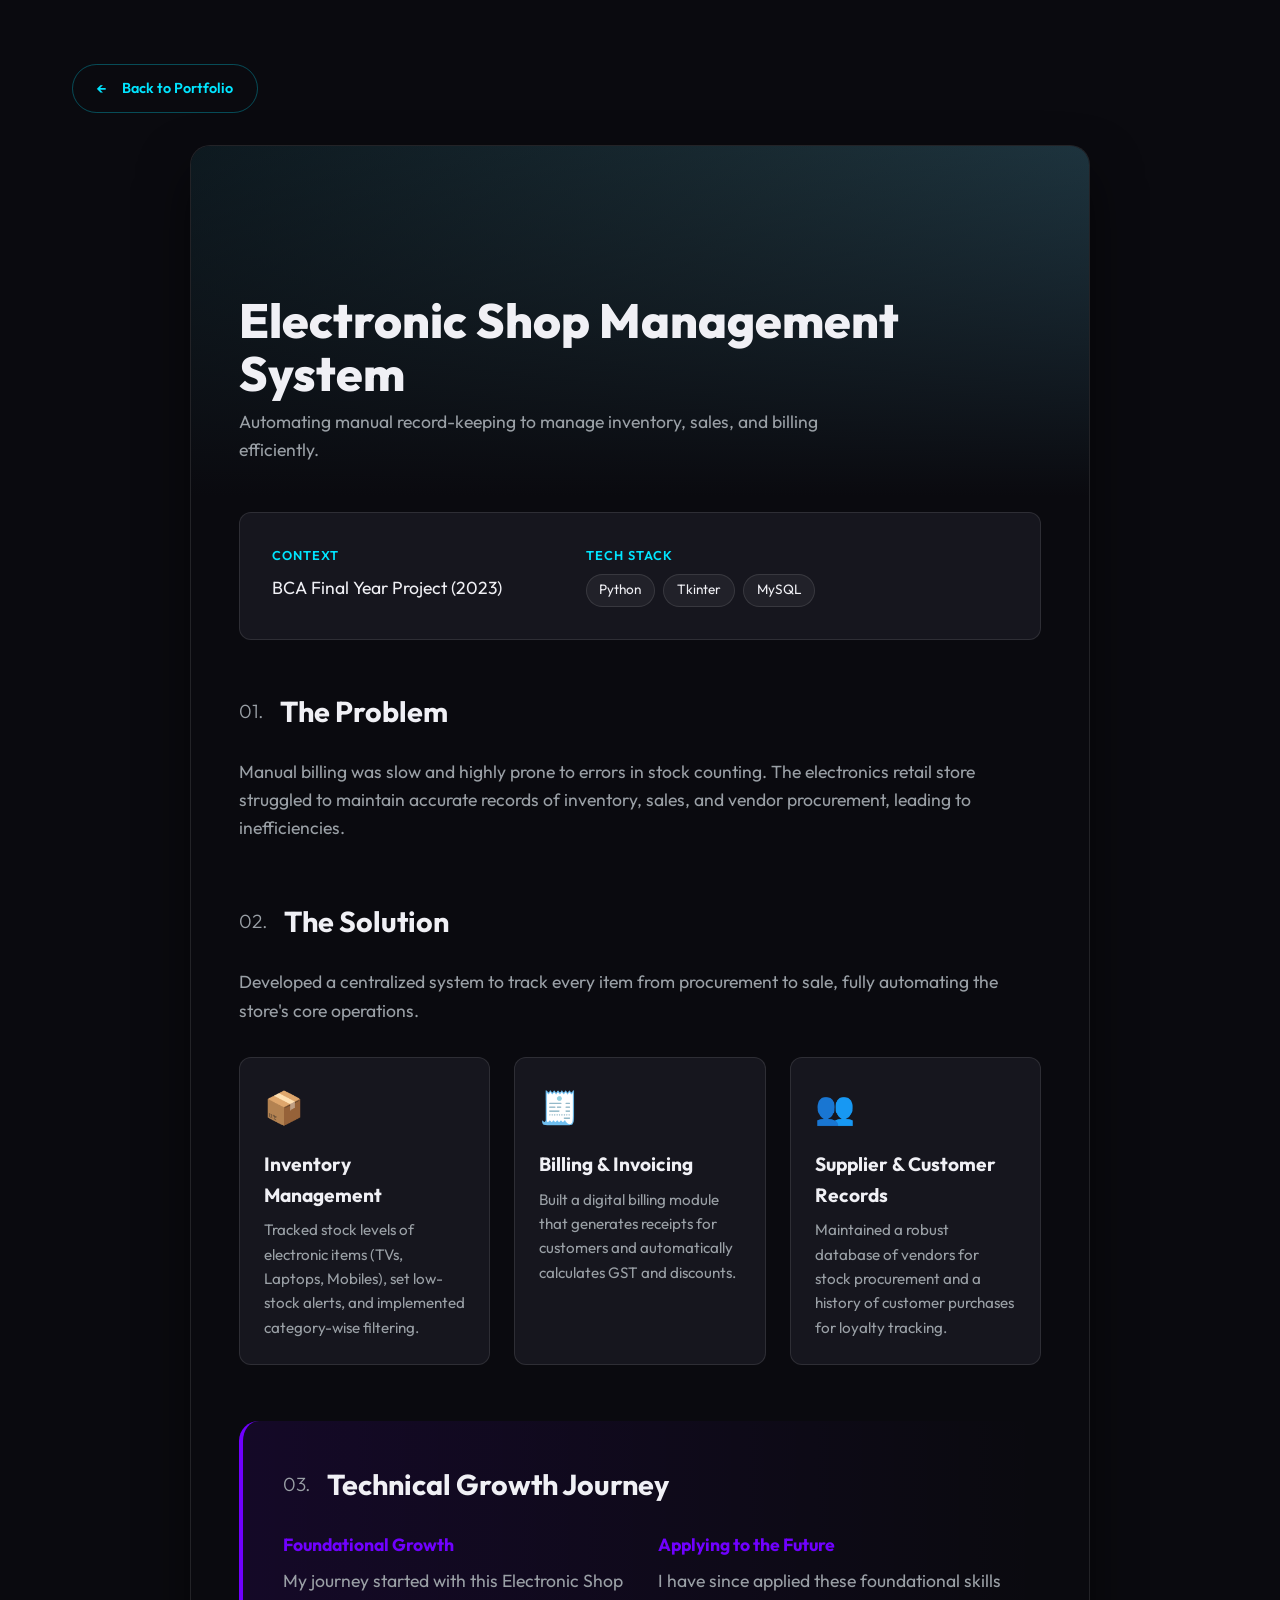
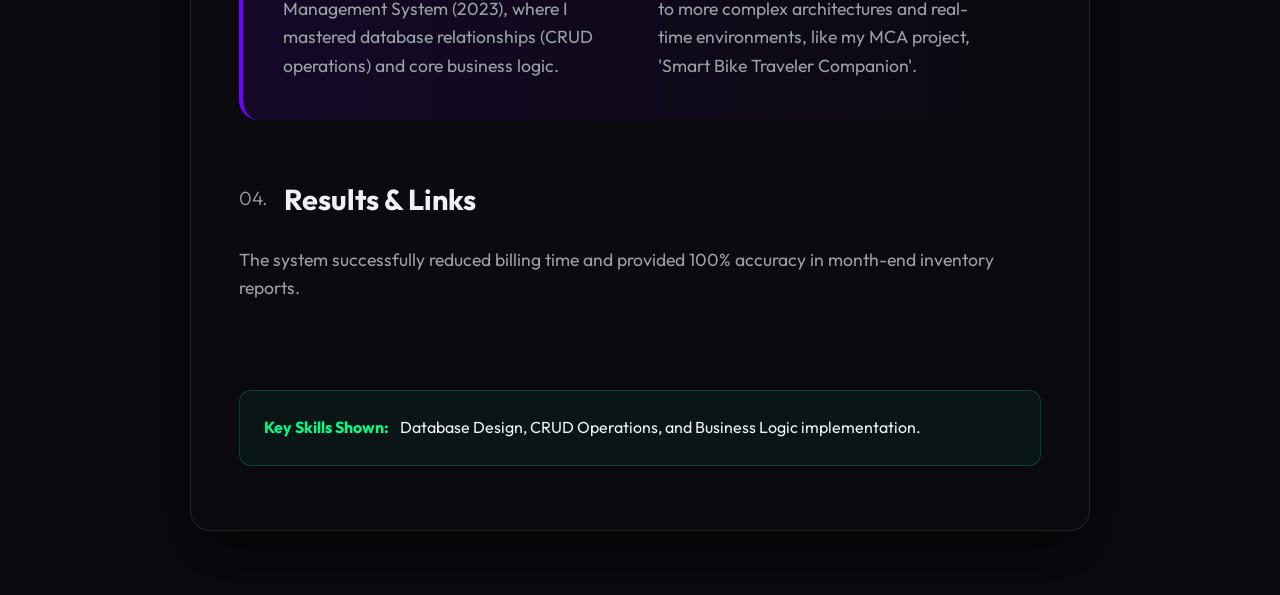
<file: PORTFOLIO (PRS)/Portfolio ( ESYS-PRO UG MIN )/index.html>
<!DOCTYPE html>
<html lang="en">
<head>
    <meta charset="UTF-8">
    <meta name="viewport" content="width=device-width, initial-scale=1.0">
    <title>Electronic Shop Management System - Case Study</title>
    <link href="https://fonts.googleapis.com/css2?family=Outfit:wght@300;400;600;800&display=swap" rel="stylesheet">
    <link rel="stylesheet" href="style.css">
</head>
<body>
    <nav style="padding: 2rem 2rem 0; max-width: 1200px; margin: 0 auto;">
        <a href="../../index.html" class="btn-read-more" style="text-decoration: none;">
            <span class="arrow" style="display: inline-block; transform: rotate(180deg); margin-right: 0.5rem;">→</span> Back to Portfolio
        </a>
    </nav>

    <main class="project-content" style="max-width: 900px; margin: 2rem auto; background: var(--bg-color); border-radius: var(--border-radius-lg); border: 1px solid var(--border-color); overflow: hidden; box-shadow: 0 25px 50px rgba(0,0,0,0.5);">
            
            <div class="modal-header">
                <div class="modal-hero">
                    <!-- <img src="your-hero-image.png" alt="Electronic Shop Management Dashboard" class="hero-image"> -->
                    <div class="hero-overlay"></div>
                    <div class="hero-text">
                        <h1 class="modal-title">Electronic Shop Management System</h1>
                        <p class="modal-oneliner">Automating manual record-keeping to manage inventory, sales, and billing efficiently.</p>
                    </div>
                </div>
            </div>

            <div class="modal-body">
                <div class="overview-grid">
                    <div class="overview-item">
                        <span class="label">Context</span>
                        <span class="value">BCA Final Year Project (2023)</span>
                    </div>
                    <div class="overview-item">
                        <span class="label">Tech Stack</span>
                        <span class="value tags">
                            <!-- Since you ran this project using Python previously, I've filled this in. Adjust if needed! -->
                            <span class="tag">Python</span>
                            <span class="tag">Tkinter</span>
                            <span class="tag">MySQL</span>
                        </span>
                    </div>
                </div>

                <div class="case-section">
                    <h2><span class="highlight">01.</span> The Problem</h2>
                    <p>Manual billing was slow and highly prone to errors in stock counting. The electronics retail store struggled to maintain accurate records of inventory, sales, and vendor procurement, leading to inefficiencies.</p>
                </div>

                <div class="case-section">
                    <h2><span class="highlight">02.</span> The Solution</h2>
                    <p>Developed a centralized system to track every item from procurement to sale, fully automating the store's core operations.</p>
                    <div class="feature-list">
                        <div class="feature">
                            <div class="feature-icon">📦</div>
                            <div class="feature-text">
                                <h4>Inventory Management</h4>
                                <p>Tracked stock levels of electronic items (TVs, Laptops, Mobiles), set low-stock alerts, and implemented category-wise filtering.</p>
                            </div>
                        </div>
                        <div class="feature">
                            <div class="feature-icon">🧾</div>
                            <div class="feature-text">
                                <h4>Billing & Invoicing</h4>
                                <p>Built a digital billing module that generates receipts for customers and automatically calculates GST and discounts.</p>
                            </div>
                        </div>
                        <div class="feature">
                            <div class="feature-icon">👥</div>
                            <div class="feature-text">
                                <h4>Supplier & Customer Records</h4>
                                <p>Maintained a robust database of vendors for stock procurement and a history of customer purchases for loyalty tracking.</p>
                            </div>
                        </div>
                    </div>
                </div>

                <div class="case-section challenge-section">
                    <h2><span class="highlight">03.</span> Technical Growth Journey</h2>
                    <div class="challenge-card">
                        <div class="challenge-col">
                            <h4>Foundational Growth</h4>
                            <p>My journey started with this Electronic Shop Management System (2023), where I mastered database relationships (CRUD operations) and core business logic.</p>
                        </div>
                        <div class="challenge-col">
                            <h4>Applying to the Future</h4>
                            <p>I have since applied these foundational skills to more complex architectures and real-time environments, like my MCA project, 'Smart Bike Traveler Companion'.</p>
                        </div>
                    </div>
                </div>

                <div class="case-section">
                    <h2><span class="highlight">04.</span> Results & Links</h2>
                    <p>The system successfully reduced billing time and provided 100% accuracy in month-end inventory reports.</p>
                    <div class="action-buttons">
                        <!-- GitHub link hidden as public repo URL is not available -->
                    </div>
                </div>
                
                <div class="lessons-learned">
                    <p><strong>Key Skills Shown:</strong> Database Design, CRUD Operations, and Business Logic implementation.</p>
                </div>
            </div>
    </main>
</body>
</html>
</file>
<file: index.css>
/* ====== CSS VARIABLES & THEME ====== */
@import url('https://fonts.googleapis.com/css2?family=Inter:wght@300;400;500;600;700;800&display=swap');

:root {
    --bg-dark: #050505;
    --bg-mesh-1: rgba(0, 212, 255, 0.04);
    --bg-mesh-2: rgba(138, 43, 226, 0.04);

    --surface: rgba(20, 20, 20, 0.6);
    --surface-hover: rgba(30, 30, 35, 0.8);

    --border-glass: rgba(255, 255, 255, 0.08);
    --border-hover: rgba(0, 212, 255, 0.3);

    --text-primary: #ffffff;
    --text-secondary: #9aa3ad;
    --text-tertiary: #6b7280;

    --accent: #00d4ff;
    --accent-glow: rgba(0, 212, 255, 0.5);
    --accent-secondary: #7b2fff;

    --success: #22c55e;
    --error: #ef4444;

    --font-main: 'Inter', system-ui, -apple-system, sans-serif;

    --transition-fast: 0.2s cubic-bezier(0.4, 0, 0.2, 1);
    --transition-slow: 0.6s cubic-bezier(0.2, 0.8, 0.2, 1);
}

/* ====== RESET ====== */
*, *::before, *::after { box-sizing: border-box; margin: 0; padding: 0; }
html { scroll-behavior: smooth; }
body {
    font-family: var(--font-main);
    background-color: var(--bg-dark);
    color: var(--text-primary);
    line-height: 1.6;
    overflow-x: hidden;
    position: relative;
    -webkit-font-smoothing: antialiased;
}

/* ====== REDUCED MOTION SUPPORT ====== */
@media (prefers-reduced-motion: reduce) {
    *, *::before, *::after {
        animation-duration: 0.01ms !important;
        animation-iteration-count: 1 !important;
        transition-duration: 0.01ms !important;
    }
    html { scroll-behavior: auto; }
    #bgCanvas, #motionCanvas, .aurora-bg { display: none; }
}

/* ====== ANIMATED BACKGROUND ====== */
#bgCanvas {
    position: fixed;
    top: 0; left: 0;
    width: 100%; height: 100%;
    z-index: -2;
    pointer-events: none;
}

.aurora-bg {
    position: fixed;
    top: 0; left: 0;
    width: 100%; height: 100%;
    z-index: -1;
    pointer-events: none;
    overflow: hidden;
}
.aurora-bg::before,
.aurora-bg::after {
    content: '';
    position: absolute;
    border-radius: 50%;
    filter: blur(80px);
    opacity: 0.18;
}
.aurora-bg::before {
    width: 70vw; height: 70vw;
    top: -20%; left: -15%;
    background: radial-gradient(circle, #00d4ff 0%, #7b2fff 60%, transparent 80%);
    animation: auroraMove1 18s ease-in-out infinite alternate;
}
.aurora-bg::after {
    width: 60vw; height: 60vw;
    bottom: -20%; right: -10%;
    background: radial-gradient(circle, #ff2fff 0%, #00d4ff 55%, transparent 80%);
    animation: auroraMove2 22s ease-in-out infinite alternate;
}
body::before {
    content: '';
    position: fixed;
    width: 40vw; height: 40vw;
    top: 40%; left: 45%;
    background: radial-gradient(circle, rgba(0,212,255,0.12) 0%, rgba(138,43,226,0.08) 50%, transparent 75%);
    border-radius: 50%;
    filter: blur(60px);
    z-index: -1;
    animation: auroraMove3 26s ease-in-out infinite alternate;
    pointer-events: none;
}
@keyframes auroraMove1 {
    0%   { transform: translate(0, 0) scale(1); }
    33%  { transform: translate(8vw, 6vh) scale(1.08); }
    66%  { transform: translate(-4vw, 12vh) scale(0.95); }
    100% { transform: translate(5vw, 3vh) scale(1.05); }
}
@keyframes auroraMove2 {
    0%   { transform: translate(0, 0) scale(1); }
    33%  { transform: translate(-7vw, -8vh) scale(1.1); }
    66%  { transform: translate(4vw, -5vh) scale(0.92); }
    100% { transform: translate(-3vw, -2vh) scale(1.04); }
}
@keyframes auroraMove3 {
    0%   { transform: translate(0, 0) scale(1); }
    50%  { transform: translate(-6vw, 8vh) scale(1.15); }
    100% { transform: translate(4vw, -5vh) scale(0.9); }
}

/* ====== TYPOGRAPHY ====== */
h1, h2, h3 { line-height: 1.2; letter-spacing: -0.02em; }
h1 { font-size: clamp(2.5rem, 6vw, 4.5rem); font-weight: 800; margin-bottom: 0.5rem; }
h2 { font-size: clamp(2rem, 4vw, 2.5rem); font-weight: 800; margin-bottom: 0.5rem; }
h3 { font-size: 1.25rem; font-weight: 600; margin-bottom: 0.5rem; }
.subtitle { color: var(--text-secondary); font-size: 1.1rem; }
.desc { color: var(--text-secondary); }
.accent-text { color: var(--accent); text-shadow: 0 0 20px rgba(0,212,255,0.4); }
.mt-2 { margin-top: 0.5rem; }
.mt-4 { margin-top: 1rem; }
.mt-8 { margin-top: 2rem; }
.w-full { width: 100%; }

/* ====== GENERAL LAYOUT ====== */
.container { max-width: 1200px; margin: 0 auto; padding: 0 1.5rem; }
.section { padding: 8rem 0; }
.section-header { margin-bottom: 4rem; }

/* ====== BUTTONS ====== */
.btn {
    display: inline-flex; align-items: center; justify-content: center;
    padding: 0.75rem 1.5rem; font-weight: 600; font-size: 1rem;
    border-radius: 8px; text-decoration: none;
    transition: all var(--transition-fast);
    cursor: pointer; border: none; font-family: var(--font-main);
    position: relative; overflow: hidden;
}
.btn:focus-visible {
    outline: 2px solid var(--accent);
    outline-offset: 3px;
}
.btn-primary {
    background-color: var(--accent); color: #000;
}
.btn-primary:hover {
    background-color: #fff;
    box-shadow: 0 0 24px var(--accent-glow);
    transform: translateY(-2px);
}
.btn-secondary {
    background: transparent; color: var(--text-primary);
    border: 1px solid var(--border-glass);
}
.btn-secondary:hover {
    background: var(--surface); border-color: var(--text-secondary);
    transform: translateY(-2px);
}
.btn-outline {
    background: transparent; color: var(--accent);
    border: 1px solid var(--accent);
}
.btn-outline:hover {
    background: rgba(0,212,255,0.1);
    box-shadow: 0 0 15px rgba(0,212,255,0.2);
    transform: translateY(-2px);
}
.btn-sm {
    padding: 0.5rem 1rem;
    font-size: 0.9rem;
    border-radius: 6px;
}
.shadow-glow:hover { box-shadow: 0 0 25px var(--accent-glow); }

/* ====== GLASS PANEL ====== */
.glass-panel {
    background: var(--surface);
    backdrop-filter: blur(12px);
    -webkit-backdrop-filter: blur(12px);
    border: 1px solid var(--border-glass);
    border-radius: 16px;
    box-shadow: 0 8px 32px rgba(0, 0, 0, 0.4);
}

/* ====== NAV BAR ====== */
header { position: fixed; top: 1.5rem; width: 100%; z-index: 100; padding: 0 1.5rem; }
.nav-bar {
    max-width: 1100px; margin: 0 auto;
    display: flex; justify-content: space-between; align-items: center;
    padding: 0.5rem 1.5rem;
    background: rgba(10, 10, 10, 0.75);
    backdrop-filter: blur(20px);
    -webkit-backdrop-filter: blur(20px);
    border: 1px solid var(--border-glass);
    border-radius: 100px;
    transition: background var(--transition-fast), box-shadow var(--transition-fast);
}
.nav-bar.scrolled {
    background: rgba(10,10,10,0.92);
    box-shadow: 0 4px 30px rgba(0,0,0,0.5);
}
.nav-logo { display: flex; align-items: center; gap: 0.75rem; text-decoration: none; color: inherit; }
.logo-icon {
    width: 36px; height: 36px; border-radius: 50%;
    background: var(--accent); color: #000;
    display: flex; align-items: center; justify-content: center;
    font-weight: 800; font-size: 1rem;
    box-shadow: 0 0 10px var(--accent-glow);
    flex-shrink: 0;
}
.logo-text { display: flex; flex-direction: column; }
.logo-text .name { font-weight: 700; font-size: 0.9rem; line-height: 1; }
.logo-text .role { font-size: 0.72rem; color: var(--text-secondary); margin-top: 2px; }

.nav-links { display: flex; gap: 1.75rem; }
.nav-links a {
    color: var(--text-secondary); text-decoration: none;
    font-size: 0.9rem; font-weight: 500;
    transition: color var(--transition-fast);
    position: relative; padding-bottom: 2px;
}
.nav-links a::after {
    content: '';
    position: absolute; bottom: -2px; left: 0;
    width: 0; height: 2px;
    background: var(--accent);
    border-radius: 2px;
    transition: width var(--transition-fast);
}
.nav-links a:hover { color: var(--text-primary); }
.nav-links a:hover::after,
.nav-links a.active::after { width: 100%; }
.nav-links a.active { color: var(--accent); }
.nav-links a:focus-visible { outline: 2px solid var(--accent); outline-offset: 4px; border-radius: 2px; }

.mobile-menu-btn { display: none; background: none; border: none; color: white; cursor: pointer; padding: 4px; border-radius: 6px; }
.mobile-menu-btn:focus-visible { outline: 2px solid var(--accent); }
.mobile-dropdown {
    display: none; position: absolute; top: calc(100% + 0.5rem); right: 1.5rem;
    background: rgba(10,10,10,0.96); border: 1px solid var(--border-glass);
    border-radius: 12px; padding: 1rem; width: 200px;
    backdrop-filter: blur(20px);
    -webkit-backdrop-filter: blur(20px);
}
.mobile-dropdown.active { display: flex; flex-direction: column; gap: 1rem; animation: slideDown 0.3s ease; }
.mobile-dropdown a {
    color: var(--text-primary); text-decoration: none; font-weight: 500;
    padding: 0.35rem 0;
    border-bottom: 1px solid rgba(255,255,255,0.04);
    transition: color var(--transition-fast);
}
.mobile-dropdown a:last-child { border-bottom: none; }
.mobile-dropdown a:hover { color: var(--accent); }
.mobile-dropdown a:focus-visible { outline: 2px solid var(--accent); outline-offset: 2px; }

@keyframes slideDown {
    from { opacity: 0; transform: translateY(-10px); }
    to   { opacity: 1; transform: translateY(0); }
}

/* ====== HERO SECTION ====== */
.hero { min-height: 100vh; display: flex; align-items: center; padding-top: 6rem; padding-bottom: 0; }
.hero-content { display: flex; align-items: center; gap: 4rem; width: 100%; }
.hero-text { flex: 1.2; max-width: 650px; }

/* Eyebrow kicker — replaces old .greeting */
.hero-eyebrow {
    text-transform: uppercase;
    letter-spacing: 0.14em;
    color: var(--text-tertiary);
    font-size: 0.8rem;
    font-weight: 500;
    margin-bottom: 14px;
    display: block;
}

/* Main heading spacing */
h1#heroHeading {
    margin-bottom: 18px;
}

.hero-role {
    color: var(--text-secondary);
    font-weight: 500;
    font-size: clamp(1.2rem, 2.5vw, 1.6rem);
    margin-bottom: 18px;
}

.hero-desc {
    color: var(--text-secondary);
    font-size: 1.05rem;
    max-width: 580px;
    margin-bottom: 32px;
    line-height: 1.7;
}

.hero-cta { display: flex; flex-wrap: wrap; gap: 16px; }

/* Hero Visual & Profile */
.hero-visual { flex: 0.8; display: flex; justify-content: center; align-items: center; perspective: 1000px; }
.profile-card { width: 100%; max-width: 360px; padding: 1.5rem; border-radius: 20px; transition: transform var(--transition-fast); }
.profile-img-container {
    width: 100%; aspect-ratio: 1/1; border-radius: 12px; overflow: hidden;
    position: relative; margin-bottom: 1.5rem; background: #111;
}
.profile-pic {
    width: 100%; height: 100%;
    object-fit: cover;
    object-position: center top;
    display: block;
}
.glow-ring {
    position: absolute; inset: 0;
    border: 1px solid rgba(0,212,255,0.2);
    border-radius: 12px;
    box-shadow: inset 0 0 20px rgba(0,212,255,0.1);
    pointer-events: none;
}
.info-row {
    display: flex; justify-content: space-between; padding: 0.75rem 0;
    border-bottom: 1px solid rgba(255,255,255,0.05); font-size: 0.9rem;
}
.info-row:last-child { border-bottom: none; padding-bottom: 0; }
.info-label { color: var(--text-tertiary); }
.info-value { font-weight: 600; }

/* ====== ABOUT SECTION ====== */
.about-panel { padding: 3rem; }
.about-content { display: flex; flex-direction: column; gap: 3rem; }
@media (min-width: 900px) {
    .about-content { flex-direction: row; align-items: flex-start; }
    .about-text { flex: 1; padding-right: 2rem; border-right: 1px solid var(--border-glass); }
    .about-highlights { flex: 1; padding-left: 2rem; display: grid; grid-template-columns: 1fr 1fr; gap: 1.5rem; }
}
.highlight-icon { font-size: 1.5rem; margin-bottom: 0.5rem; }
.highlight-item h3 { font-size: 1.1rem; }
.highlight-item p { font-size: 0.85rem; color: var(--text-secondary); }

/* Interactive Hover Utility */
.interactive-hover {
    transition: transform var(--transition-fast), border-color var(--transition-fast), background var(--transition-fast);
}
.interactive-hover:hover {
    transform: translateY(-5px);
    border-color: var(--border-hover);
    background: rgba(255,255,255,0.05);
}

/* ====== SKILLS SECTION ====== */
.skills-grid { display: grid; grid-template-columns: repeat(auto-fit, minmax(240px, 1fr)); gap: 1.5rem; }
.skill-category { padding: 2rem; }
.skill-tags { display: flex; flex-wrap: wrap; gap: 0.5rem; margin-top: 1.5rem; }
.tag {
    padding: 0.4rem 0.85rem; font-size: 0.8rem; font-weight: 500;
    border-radius: 100px; border: 1px solid var(--border-glass);
    background: rgba(0,0,0,0.3); color: var(--text-secondary);
    transition: color var(--transition-fast), border-color var(--transition-fast), background var(--transition-fast);
    cursor: default;
}
.tag:hover { color: var(--accent); border-color: var(--accent); background: rgba(0,212,255,0.08); }

/* ====== PROJECTS SECTION ====== */
.projects-grid { display: grid; grid-template-columns: repeat(auto-fit, minmax(320px, 1fr)); gap: 2rem; }

/* Featured card takes full width if it's the only one in a row */
.featured-card {
    grid-column: 1 / -1;
    border: 1px solid rgba(0,212,255,0.2) !important;
    background: rgba(0,212,255,0.03) !important;
    position: relative;
}

.featured-badge {
    position: absolute;
    top: 1rem; left: 1rem;
    background: linear-gradient(135deg, var(--accent), var(--accent-secondary));
    color: #000;
    font-size: 0.7rem;
    font-weight: 700;
    letter-spacing: 0.08em;
    padding: 0.3rem 0.75rem;
    border-radius: 100px;
    z-index: 2;
    box-shadow: 0 4px 12px rgba(0,212,255,0.3);
}

.project-card {
    overflow: hidden; padding: 0;
    display: flex; flex-direction: column; cursor: default;
    transition: transform var(--transition-fast), border-color var(--transition-fast), box-shadow var(--transition-fast);
}
.project-card:hover {
    border-color: var(--border-hover);
    box-shadow: 0 16px 40px rgba(0,0,0,0.5), 0 0 0 1px rgba(0,212,255,0.15);
}
.project-image-container { position: relative; width: 100%; height: 220px; overflow: hidden; }
.project-image {
    width: 100%; height: 100%; object-fit: cover;
    transition: transform var(--transition-slow);
}
.project-card:hover .project-image { transform: scale(1.05); }
.project-overlay {
    position: absolute; inset: 0;
    background: linear-gradient(to top, rgba(0,0,0,0.8), transparent);
    padding: 1.5rem; display: flex; align-items: flex-start; justify-content: flex-end;
}
.tag-floating {
    background: rgba(0,0,0,0.65); backdrop-filter: blur(4px);
    padding: 0.4rem 0.8rem; border-radius: 100px;
    font-size: 0.75rem; border: 1px solid var(--border-glass);
    font-weight: 600; letter-spacing: 0.04em;
}

.project-content { padding: 1.5rem; flex-grow: 1; display: flex; flex-direction: column; gap: 0.75rem; }
.project-desc { font-size: 0.9rem; color: var(--text-secondary); flex-grow: 1; }

.project-features {
    display: flex; flex-wrap: wrap; gap: 0.4rem;
    margin-top: 0.25rem;
}
.feature-tag {
    padding: 0.25rem 0.6rem;
    font-size: 0.72rem; font-weight: 500;
    border-radius: 100px;
    background: rgba(0,212,255,0.08);
    border: 1px solid rgba(0,212,255,0.2);
    color: var(--accent);
}

.project-meta { font-size: 0.78rem; }
.tech-stack { color: var(--text-tertiary); font-family: 'Courier New', monospace; line-height: 1.6; }

.project-actions {
    display: flex; align-items: center; gap: 1rem;
    flex-wrap: wrap; margin-top: 0.25rem;
}
.publication-badge {
    font-size: 0.78rem; font-weight: 600;
    color: #ffd700;
    background: rgba(255,215,0,0.08);
    border: 1px solid rgba(255,215,0,0.25);
    padding: 0.25rem 0.65rem;
    border-radius: 100px;
}

/* ====== RESUME SECTION ====== */
.resume-cta {
    display: flex; align-items: center; justify-content: space-between;
    flex-wrap: wrap; gap: 1.5rem;
    padding: 2rem 2.5rem; margin-bottom: 3rem;
    border: 1px solid rgba(0,212,255,0.15) !important;
}
.resume-cta-text {
    display: flex; align-items: center; gap: 1.25rem;
}
.resume-cta-icon { font-size: 2rem; }
.resume-cta-text h3 { margin-bottom: 0.15rem; }
.resume-cta-buttons { display: flex; gap: 0.75rem; flex-wrap: wrap; }
.resume-desc { font-size: 0.875rem; color: var(--text-secondary); margin-top: 0.5rem; }

.resume-grid { display: grid; grid-template-columns: 1fr; gap: 2rem; margin-top: 1rem; }
@media (min-width: 900px) { .resume-grid { grid-template-columns: 1fr 1fr; gap: 3rem; } }

.resume-title {
    font-size: 1.1rem; color: var(--accent); margin-bottom: 1.5rem;
    border-bottom: 1px solid var(--border-glass); padding-bottom: 0.5rem;
    display: flex; align-items: center; gap: 0.5rem;
}
.resume-item {
    padding: 1.5rem; margin-bottom: 1.5rem;
    border-left: 3px solid var(--accent);
    border-radius: 0 12px 12px 0;
}
.resume-item h4 { font-size: 1rem; font-weight: 600; margin-bottom: 0.25rem; }
.resume-meta { font-size: 0.8rem; color: var(--text-tertiary); font-weight: 500; margin-bottom: 0; }

/* ====== CONTACT SECTION ====== */
.contact-grid { display: grid; grid-template-columns: 1fr; gap: 4rem; }
@media (min-width: 900px) { .contact-grid { grid-template-columns: 1fr 1fr; } }
.contact-row { margin-bottom: 1.5rem; }
.contact-label {
    display: block; font-size: 0.8rem; color: var(--text-tertiary);
    text-transform: uppercase; letter-spacing: 0.05em; margin-bottom: 0.25rem;
}
.contact-value { font-size: 1rem; font-weight: 500; }
.link { color: var(--text-primary); text-decoration: none; transition: color var(--transition-fast); }
.link:hover { color: var(--accent); }
.link:focus-visible { outline: 2px solid var(--accent); outline-offset: 2px; border-radius: 3px; }

.contact-form-container { padding: 2.5rem; }
.form-group { margin-bottom: 1.25rem; }
.form-group label {
    display: block; font-size: 0.85rem; color: var(--text-secondary); margin-bottom: 0.5rem; font-weight: 500;
}
.required { color: var(--accent); }
.form-input {
    width: 100%; background: rgba(0,0,0,0.25);
    border: 1px solid var(--border-glass); border-radius: 8px;
    padding: 0.75rem 1rem; color: white; font-family: inherit; font-size: 0.95rem;
    transition: border-color var(--transition-fast), background var(--transition-fast);
    resize: vertical;
}
.form-input:focus {
    outline: none; border-color: var(--accent);
    background: rgba(0,212,255,0.04);
}
.form-input.error { border-color: var(--error); }
.form-input.success { border-color: var(--success); }
.form-error {
    display: block; font-size: 0.78rem; color: var(--error);
    margin-top: 0.35rem; min-height: 1rem;
}
.form-status {
    margin-top: 1rem; font-size: 0.9rem; padding: 0.75rem 1rem;
    border-radius: 8px; display: none;
}
.form-status.success {
    display: block; color: var(--success);
    background: rgba(34,197,94,0.08); border: 1px solid rgba(34,197,94,0.2);
}
.form-status.error-msg {
    display: block; color: var(--error);
    background: rgba(239,68,68,0.08); border: 1px solid rgba(239,68,68,0.2);
}

/* ====== FOOTER ====== */
footer {
    padding: 2.5rem 0; border-top: 1px solid var(--border-glass);
    margin-top: 4rem;
}
.footer-content {
    display: flex; flex-direction: column; align-items: center; gap: 1.5rem;
    text-align: center;
}
.footer-brand { display: flex; align-items: center; gap: 1rem; }
.footer-name { font-weight: 700; font-size: 1rem; color: var(--text-primary); }
.footer-role-text { font-size: 0.82rem; color: var(--text-secondary); margin-top: 2px; }
.footer-links { display: flex; gap: 1.25rem; }
.footer-icon-link {
    color: var(--text-tertiary); text-decoration: none;
    transition: color var(--transition-fast), transform var(--transition-fast);
    display: flex; align-items: center;
}
.footer-icon-link:hover { color: var(--accent); transform: translateY(-2px); }
.footer-icon-link:focus-visible { outline: 2px solid var(--accent); outline-offset: 3px; border-radius: 4px; }
.footer-copy { color: var(--text-tertiary); font-size: 0.85rem; }

/* ====== ANIMATIONS & REVEAL ====== */
.reveal { opacity: 0; transform: translateY(30px); transition: all var(--transition-slow); }
.reveal.in-view { opacity: 1; transform: translateY(0); }

/* Intro hero animations — fill-mode:both controls initial opacity via keyframes.
   Do NOT add a bare `opacity: 0` here — it propagates to children and fights
   child animations that also start at opacity:0. */
.intro-animate         { animation: fadeUp 0.9s ease 0s    both; will-change: opacity, transform; }
.intro-animate-delayed { animation: fadeUp 0.9s ease 0.25s both; will-change: opacity, transform; }

@keyframes fadeUp {
    0%   { opacity: 0; transform: translateY(30px); filter: blur(5px); }
    100% { opacity: 1; transform: translateY(0);    filter: blur(0); }
}

/* ====== MOTION GRAPHICS ====== */
#motionCanvas {
    position: fixed;
    top: 0; left: 0;
    width: 100%; height: 100%;
    z-index: -1;
    pointer-events: none;
}

/* ====== CUSTOM CURSOR ====== */
.cursor-dot, .cursor-ring { display: none; }
.cursor-dot {
    position: fixed; width: 8px; height: 8px;
    background: var(--accent); border-radius: 50%;
    pointer-events: none; z-index: 9999;
    transform: translate(-50%, -50%);
    transition: width 0.2s, height 0.2s, opacity 0.2s, background 0.2s;
    box-shadow: 0 0 8px var(--accent-glow);
    will-change: left, top;
}
.cursor-dot.cursor-hidden { opacity: 0; }
.cursor-ring {
    position: fixed; width: 38px; height: 38px;
    border: 1.5px solid rgba(0, 212, 255, 0.55);
    border-radius: 50%; pointer-events: none; z-index: 9998;
    transform: translate(-50%, -50%);
    transition: width 0.35s cubic-bezier(0.2,0.8,0.2,1),
                height 0.35s cubic-bezier(0.2,0.8,0.2,1),
                border-color 0.3s, opacity 0.3s;
    will-change: left, top;
}
.cursor-ring.cursor-expanded {
    width: 64px; height: 64px;
    border-color: rgba(0, 212, 255, 0.9);
    background: rgba(0, 212, 255, 0.05);
}

/* ====== TYPEWRITER ====== */
.typewriter-text { display: inline-block; min-width: 2px; font-size: inherit; font-weight: 500; }
.typewriter-cursor {
    display: inline-block; color: var(--accent); font-weight: 300;
    margin-left: 2px; animation: cursorBlink 0.9s step-end infinite;
}
@keyframes cursorBlink {
    0%, 100% { opacity: 1; }
    50%       { opacity: 0; }
}

/* ====== GLITCH TEXT ====== */
.glitch-text { position: relative; display: inline-block; }
.glitch-text::before, .glitch-text::after {
    content: attr(data-text); position: absolute;
    top: 0; left: 0; width: 100%; overflow: hidden; opacity: 0;
}
.glitch-text:hover::before {
    opacity: 0.7; color: #00d4ff; text-shadow: 2px 0 #00d4ff;
    animation: glitchTop 0.4s steps(1) infinite;
}
.glitch-text:hover::after {
    opacity: 0.7; color: #ff2fff; text-shadow: -2px 0 #ff2fff;
    animation: glitchBot 0.4s steps(1) infinite;
}
@keyframes glitchTop {
    0%  { clip-path: inset(0 0 85% 0); transform: translate(-3px, -2px); }
    20% { clip-path: inset(30% 0 55% 0); transform: translate(3px, 0); }
    40% { clip-path: inset(55% 0 25% 0); transform: translate(-2px, 1px); }
    60% { clip-path: inset(10% 0 75% 0); transform: translate(2px, -1px); }
    80% { clip-path: inset(70% 0 10% 0); transform: translate(-1px, 2px); }
    100%{ clip-path: inset(0 0 85% 0); transform: translate(0); }
}
@keyframes glitchBot {
    0%  { clip-path: inset(80% 0 0 0); transform: translate(3px, 2px); }
    25% { clip-path: inset(45% 0 40% 0); transform: translate(-3px, 0); }
    50% { clip-path: inset(20% 0 70% 0); transform: translate(2px, -2px); }
    75% { clip-path: inset(60% 0 15% 0); transform: translate(-2px, 1px); }
    100%{ clip-path: inset(80% 0 0 0); transform: translate(0); }
}

/* ====== STAGGER ANIMATION ====== */
.stagger-child {
    opacity: 0;
    transform: translateY(28px) scale(0.97);
    transition: opacity 0.55s cubic-bezier(0.2,0.8,0.2,1),
                transform 0.55s cubic-bezier(0.2,0.8,0.2,1);
}
.stagger-child.stagger-in { opacity: 1; transform: translateY(0) scale(1); }

/* ====== INTERNSHIP LIST ====== */
.internship-list {
    list-style: none; padding: 0; margin-top: 0.75rem;
    display: flex; flex-direction: column; gap: 0.45rem;
}
.internship-list li {
    position: relative; padding-left: 1.25rem;
    font-size: 0.875rem; color: var(--text-secondary); line-height: 1.6;
}
.internship-list li::before {
    content: '▹'; position: absolute; left: 0;
    color: var(--accent); font-size: 0.8rem; line-height: 1.7;
}
.internship-list li strong { color: var(--text-primary); font-weight: 600; }

/* ======================================================================
   PREMIUM PROFILE VISUAL — Section 2.x
   All classes are prefixed  pv-  to avoid any collisions.
   ====================================================================== */

/* Outer container — NO opacity animation here.
   The parent (.intro-animate-delayed) already animates opacity in.
   We only control the layout, positioning and sizing here. */
.profile-visual {
    position: relative;
    width: 340px;
    height: 370px;  /* enough for frame (256px) + top/bottom badge clearance */
    display: flex;
    flex-direction: column;
    align-items: center;
    justify-content: center;
}

/* pvFadeIn used by brand text only (no opacity: 0 start conflict there) */
@keyframes pvFadeIn {
    from { transform: translateY(10px); }
    to   { transform: translateY(0); }
}

/* Ambient glow behind the frame — centered on photo (brand text removed) */
.pv-glow {
    position: absolute;
    top: 50%; left: 50%;
    transform: translate(-50%, -50%);
    width: 280px; height: 280px;
    border-radius: 50%;
    background: radial-gradient(
        circle,
        rgba(0, 212, 255, 0.22) 0%,
        rgba(0, 212, 255, 0.08) 45%,
        transparent 72%
    );
    filter: blur(22px);
    pointer-events: none;
    animation: pvGlowPulse 4s ease-in-out infinite alternate;
    z-index: 0;
}

@keyframes pvGlowPulse {
    from { opacity: 0.7; transform: translate(-50%, -50%) scale(0.95); }
    to   { opacity: 1;   transform: translate(-50%, -50%) scale(1.08); }
}

/* Outer decorative dashed orbit ring — centered */
.pv-orbit-ring {
    position: absolute;
    top: 50%; left: 50%;
    transform: translate(-50%, -50%);
    width: 318px; height: 318px;
    border-radius: 50%;
    border: 1px dashed rgba(0, 212, 255, 0.18);
    pointer-events: none;
    z-index: 1;
}

/* Subtle grid/geometry background tile — centered */
.pv-grid-bg {
    position: absolute;
    top: 50%; left: 50%;
    transform: translate(-50%, -50%);
    width: 320px; height: 320px;
    border-radius: 50%;
    overflow: hidden;
    pointer-events: none;
    z-index: 1;
    opacity: 0.85;
}

/* ---- Frame ---- */
.pv-frame {
    position: relative;
    width: 256px; height: 256px;
    border-radius: 50%;
    z-index: 2;
    /* Entry animation — scale only, NO opacity (parent controls that) */
    animation: pvFrameIn 0.9s cubic-bezier(0.2, 0.8, 0.2, 1) 0.15s both;
    transition: transform 0.4s cubic-bezier(0.2, 0.8, 0.2, 1),
                box-shadow 0.4s ease;
    /* Outer cyan glow */
    box-shadow:
        0 0 0 1.5px rgba(0, 212, 255, 0.55),
        0 0 18px rgba(0, 212, 255, 0.25),
        0 0 40px rgba(0, 212, 255, 0.10),
        0 20px 60px rgba(0, 0, 0, 0.55);
}

@keyframes pvFrameIn {
    from { transform: scale(0.88); }
    to   { transform: scale(1); }
}

.profile-visual:hover .pv-frame {
    transform: translateY(-6px) scale(1.025);
    box-shadow:
        0 0 0 1.5px rgba(0, 212, 255, 0.85),
        0 0 28px rgba(0, 212, 255, 0.40),
        0 0 60px rgba(0, 212, 255, 0.15),
        0 28px 70px rgba(0, 0, 0, 0.65);
}

/* Dark ring inside the cyan glow */
.pv-frame-inner {
    width: 100%; height: 100%;
    border-radius: 50%;
    overflow: hidden;
    border: 3px solid rgba(5, 5, 5, 0.9);
    background: #0a0a0a;
}

/* The actual photo */
.pv-photo {
    width: 100%;
    height: 100%;
    object-fit: cover;
    object-position: center top;
    display: block;
    border-radius: 50%;
    /* Entry animation */
    animation: pvPhotoIn 1.3s cubic-bezier(0.2, 0.8, 0.2, 1) 0.5s both;
    transition: transform 0.5s cubic-bezier(0.2, 0.8, 0.2, 1);
}

@keyframes pvPhotoIn {
    from { transform: scale(0.96); }
    to   { transform: scale(1); }
}

.profile-visual:hover .pv-photo {
    transform: scale(1.03);
}

/* Cyan ring overlay on top of image */
.pv-frame-ring {
    position: absolute; inset: 0;
    border-radius: 50%;
    border: 1.5px solid rgba(0, 212, 255, 0.45);
    box-shadow: inset 0 0 16px rgba(0, 212, 255, 0.12);
    pointer-events: none;
    z-index: 3;
}

/* ---- Tech Badges ---- */
.pv-badge {
    position: absolute;
    display: flex;
    align-items: center;
    gap: 0.35rem;
    padding: 0.3rem 0.65rem;
    border-radius: 100px;
    background: rgba(10, 10, 14, 0.82);
    backdrop-filter: blur(10px);
    -webkit-backdrop-filter: blur(10px);
    border: 1px solid rgba(0, 212, 255, 0.22);
    font-size: 0.72rem;
    font-weight: 600;
    color: var(--text-secondary);
    white-space: nowrap;
    z-index: 4;
    box-shadow: 0 4px 14px rgba(0, 0, 0, 0.4);
    transition:
        transform  0.35s cubic-bezier(0.2, 0.8, 0.2, 1),
        border-color 0.3s ease,
        color 0.3s ease,
        box-shadow 0.3s ease;
    /* Staggered fade-in */
    animation: pvBadgeIn 0.6s ease both;
}

.pv-badge-icon { font-size: 0.9rem; line-height: 1; }
.pv-badge-label { letter-spacing: 0.02em; }

/* Hover: whole card lifts badge slightly */
.profile-visual:hover .pv-badge {
    border-color: rgba(0, 212, 255, 0.5);
    color: var(--text-primary);
    box-shadow: 0 6px 20px rgba(0, 0, 0, 0.5), 0 0 8px rgba(0, 212, 255, 0.15);
}

/* Badge positions — balanced around circle (brand text removed, visual centered) */
/*  Layout target:
       Java          Spring Boot
           [PHOTO]
       Figma         Angular
              MySQL
*/
.pv-badge--java    { top: 14%;  left: -6%;   animation-delay: 0.7s;  }
.pv-badge--spring  { top: 14%;  right: -14%; animation-delay: 0.85s; }
.pv-badge--angular { bottom: 26%; right: -12%; animation-delay: 1.0s; }
.pv-badge--mysql   { bottom: 6%;  left: 50%;  transform: translateX(-50%); animation-delay: 1.15s; }
.pv-badge--figma   { bottom: 26%; left: -14%; animation-delay: 1.3s;  }

/* Badge hover — subtle float */
.profile-visual:hover .pv-badge--java    { transform: translate(-3px, -3px); }
.profile-visual:hover .pv-badge--spring  { transform: translate( 3px, -3px); }
.profile-visual:hover .pv-badge--angular { transform: translate( 4px,  3px); }
.profile-visual:hover .pv-badge--mysql   { transform: translateX(-50%) translate(0, 3px); }
.profile-visual:hover .pv-badge--figma   { transform: translate(-4px,  3px); }

@keyframes pvBadgeIn {
    from { transform: scale(0.8) translateY(6px); }
    to   { transform: scale(1)   translateY(0); }
}

/* ---- Brand text — hidden (content moved to hero-text) ---- */
.pv-brand { display: none; }
.pv-name  { display: none; }
.pv-title { display: none; }
.pv-tagline { display: none; }

/* Reduced motion overrides for profile visual */
@media (prefers-reduced-motion: reduce) {
    .profile-visual,
    .pv-frame,
    .pv-photo,
    .pv-badge,
    .pv-glow {
        animation: none !important;
        opacity: 1 !important;
        transform: none !important;
    }
    .profile-visual:hover .pv-frame,
    .profile-visual:hover .pv-photo,
    .profile-visual:hover .pv-badge,
    .profile-visual:hover .pv-badge--java,
    .profile-visual:hover .pv-badge--spring,
    .profile-visual:hover .pv-badge--angular,
    .profile-visual:hover .pv-badge--mysql,
    .profile-visual:hover .pv-badge--figma {
        transform: none !important;
    }
    @keyframes pvGlowPulse { from, to { opacity: 0.7; transform: translate(-50%, -50%) scale(1); } }
}

/* ====== RESPONSIVE ====== */
@media (max-width: 768px) {
    .nav-links { display: none; }
    .mobile-menu-btn { display: block; }

    /* Mobile hero: profile first, then text */
    .hero-content { flex-direction: column-reverse; text-align: center; gap: 2.5rem; }
    .hero-visual { justify-content: center; }
    .hero-text {
        align-items: center;
        display: flex;
        flex-direction: column;
        max-width: 100%;
    }
    .hero-eyebrow { text-align: center; }
    .hero-desc { max-width: 90vw; text-align: center; margin-left: auto; margin-right: auto; }
    .hero-cta { justify-content: center; gap: 12px; }

    /* Profile visual — tablet */
    .profile-visual { width: 280px; height: 300px; }
    .pv-frame { width: 210px; height: 210px; }
    .pv-glow { width: 230px; height: 230px; }
    .pv-orbit-ring { width: 262px; height: 262px; }
    .pv-grid-bg { width: 264px; height: 264px; }
    /* Re-anchor badges for smaller frame */
    .pv-badge--java    { top: 12%;  left: -4%;  }
    .pv-badge--spring  { top: 12%;  right: -14%; }
    .pv-badge--angular { bottom: 22%; right: -10%; }
    .pv-badge--mysql   { bottom: 4%;  left: 50%; transform: translateX(-50%); }
    .pv-badge--figma   { bottom: 22%; left: -12%; }

    h1 { font-size: 2.5rem; }
    .section { padding: 5rem 0; }

    .resume-cta { flex-direction: column; text-align: center; }
    .resume-cta-text { flex-direction: column; align-items: center; text-align: center; }
    .resume-cta-buttons { justify-content: center; }

    .footer-content { gap: 1.25rem; }

    /* Featured card fills width on mobile naturally */
    .featured-card { grid-column: auto; }
}

@media (max-width: 480px) {
    .container { padding: 0 1rem; }
    .hero-cta { flex-direction: column; align-items: center; width: 100%; }
    .hero-cta .btn { width: 100%; max-width: 280px; }
    .btn { font-size: 0.9rem; padding: 0.65rem 1.25rem; }
    .about-panel { padding: 1.5rem; }
    .contact-form-container { padding: 1.5rem; }
    .resume-cta { padding: 1.5rem; }
    .project-content { padding: 1.25rem; }

    .profile-visual { width: 260px; height: 280px; }
    .pv-frame { width: 188px; height: 188px; }
    .pv-glow { width: 200px; height: 200px; }
    .pv-orbit-ring { width: 238px; height: 238px; }
    .pv-grid-bg { width: 238px; height: 238px; }
    .pv-badge { font-size: 0.65rem; padding: 0.25rem 0.5rem; gap: 0.28rem; }
    .pv-badge-icon { font-size: 0.78rem; }
    .pv-badge--java    { top: 10%;  left: -8%;  }
    .pv-badge--spring  { top: 10%;  right: -18%; }
    .pv-badge--angular { bottom: 20%; right: -12%; }
    .pv-badge--mysql   { bottom: 2%;  left: 50%; transform: translateX(-50%); }
    .pv-badge--figma   { bottom: 20%; left: -16%; }
}

@media (max-width: 375px) {
    /* Extra small: hide Figma badge to avoid overflow */
    .pv-badge--figma { display: none; }
    .pv-frame { width: 172px; height: 172px; }
    .profile-visual { width: 240px; }
}

@media (max-width: 320px) {
    h1 { font-size: 2rem; }
    .nav-bar { padding: 0.5rem 1rem; }
    .logo-text .name { font-size: 0.78rem; }
    .logo-text .role { display: none; }
    /* At 320px hide two badges to prevent overflow */
    .pv-badge--mysql { display: none; }
    .pv-frame { width: 160px; height: 160px; }
    .profile-visual { width: 220px; }
}
</file>
<file: PORTFOLIO (PRS)/Portfolio ( AOPS-PRO MIN )/style.css>
:root {
    --bg-color: #0a0a0f;
    --surface-color: #16161e;
    --surface-hover: #1f1f2e;
    --border-color: rgba(255, 255, 255, 0.1);
    --text-primary: #f0f0f5;
    --text-secondary: #9aa0a6;
    --accent-primary: #00e5ff;
    --accent-secondary: #7000ff;
    --success-color: #00ff88;
    --gradient-primary: linear-gradient(135deg, var(--accent-primary) 0%, var(--accent-secondary) 100%);
    --shadow-glow: 0 0 20px rgba(0, 229, 255, 0.2);
    --border-radius-lg: 20px;
    --border-radius-md: 12px;
    --border-radius-sm: 8px;
    --transition-smooth: all 0.4s cubic-bezier(0.25, 1, 0.5, 1);
}

* {
    margin: 0;
    padding: 0;
    box-sizing: border-box;
}

body {
    font-family: 'Outfit', sans-serif;
    background-color: var(--bg-color);
    color: var(--text-primary);
    line-height: 1.6;
    -webkit-font-smoothing: antialiased;
    min-height: 100vh;
    padding: 2rem;
}

/* Portfolio Section */
.portfolio-section {
    max-width: 1200px;
    margin: 0 auto;
    padding: 4rem 0;
}

.section-title {
    font-size: 2.5rem;
    font-weight: 800;
    margin-bottom: 3rem;
    background: var(--gradient-primary);
    -webkit-background-clip: text;
    -webkit-text-fill-color: transparent;
    display: inline-block;
}

.projects-grid {
    display: grid;
    grid-template-columns: repeat(auto-fill, minmax(350px, 1fr));
    gap: 2.5rem;
}

/* Project Card */
.project-card {
    background-color: var(--surface-color);
    border-radius: var(--border-radius-lg);
    overflow: hidden;
    border: 1px solid var(--border-color);
    transition: var(--transition-smooth);
    position: relative;
    box-shadow: 0 10px 30px rgba(0,0,0,0.5);
}

.project-card:hover {
    transform: translateY(-10px);
    border-color: rgba(0, 229, 255, 0.4);
    box-shadow: 0 20px 40px rgba(0, 0, 0, 0.6), var(--shadow-glow);
}

.card-image-wrapper {
    position: relative;
    height: 220px;
    overflow: hidden;
    background: linear-gradient(45deg, #1a1a2e, #16213e); /* Fallback background */
}

.card-image {
    width: 100%;
    height: 100%;
    object-fit: cover;
    transition: transform 0.6s ease;
}

.project-card:hover .card-image {
    transform: scale(1.05);
}

.card-overlay {
    position: absolute;
    top: 0; left: 0; right: 0; bottom: 0;
    background: linear-gradient(to top, var(--surface-color) 0%, transparent 100%);
    opacity: 0.8;
}

.card-content {
    padding: 2rem;
    position: relative;
    z-index: 2;
}

.card-title {
    font-size: 1.5rem;
    font-weight: 600;
    margin-bottom: 0.5rem;
}

.card-subtitle {
    color: var(--text-secondary);
    font-size: 0.95rem;
    margin-bottom: 1.5rem;
    display: -webkit-box;
    -webkit-line-clamp: 2;
    -webkit-box-orient: vertical;
    overflow: hidden;
}

.btn-read-more {
    background: transparent;
    color: var(--accent-primary);
    border: 1px solid rgba(0, 229, 255, 0.3);
    padding: 0.75rem 1.5rem;
    border-radius: 30px;
    font-family: 'Outfit', sans-serif;
    font-size: 0.9rem;
    font-weight: 600;
    cursor: pointer;
    transition: var(--transition-smooth);
    display: inline-flex;
    align-items: center;
    gap: 0.5rem;
}

.btn-read-more:hover {
    background: rgba(0, 229, 255, 0.1);
    border-color: var(--accent-primary);
    box-shadow: 0 0 15px rgba(0, 229, 255, 0.2);
}

.btn-read-more .arrow {
    transition: transform 0.3s ease;
}

.btn-read-more:hover .arrow {
    transform: translateX(5px);
}

/* Modal / Case Study */
.modal {
    position: fixed;
    top: 0; left: 0; right: 0; bottom: 0;
    z-index: 1000;
    display: flex;
    justify-content: center;
    align-items: center;
    visibility: hidden;
    opacity: 0;
    transition: var(--transition-smooth);
}

.modal.active {
    visibility: visible;
    opacity: 1;
}

.modal-backdrop {
    position: absolute;
    top: 0; left: 0; right: 0; bottom: 0;
    background: rgba(0, 0, 0, 0.8);
    backdrop-filter: blur(10px);
}

.modal-content {
    position: relative;
    width: 90%;
    max-width: 900px;
    max-height: 90vh;
    background: var(--bg-color);
    border-radius: var(--border-radius-lg);
    border: 1px solid var(--border-color);
    overflow-y: auto;
    z-index: 1001;
    transform: translateY(20px) scale(0.95);
    transition: var(--transition-smooth);
    box-shadow: 0 25px 50px rgba(0,0,0,0.5), 0 0 0 1px rgba(255,255,255,0.05);
}

.modal.active .modal-content {
    transform: translateY(0) scale(1);
}

.close-btn {
    position: absolute;
    top: 1.5rem;
    right: 1.5rem;
    width: 40px;
    height: 40px;
    border-radius: 50%;
    background: rgba(0,0,0,0.5);
    border: 1px solid var(--border-color);
    color: white;
    font-size: 1.5rem;
    display: flex;
    align-items: center;
    justify-content: center;
    cursor: pointer;
    z-index: 10;
    transition: var(--transition-smooth);
}

.close-btn:hover {
    background: rgba(255,255,255,0.1);
    transform: rotate(90deg);
}

/* Modal Hero */
.modal-header {
    position: relative;
    height: 350px; /* adjusted height */
    width: 100%;
    background: linear-gradient(135deg, #0f2027, #203a43, #2c5364); /* Background if no image */
}

.modal-hero {
    position: relative;
    width: 100%;
    height: 100%;
}

.hero-image {
    width: 100%;
    height: 100%;
    object-fit: cover;
}

.hero-overlay {
    position: absolute;
    top: 0; left: 0; right: 0; bottom: 0;
    background: linear-gradient(to bottom, rgba(10, 10, 15, 0.3) 0%, var(--bg-color) 100%);
}

.hero-text {
    position: absolute;
    bottom: 2rem;
    left: 3rem;
    right: 3rem;
    z-index: 2;
}

.modal-title {
    font-size: 3rem;
    font-weight: 800;
    margin-bottom: 0.5rem;
    line-height: 1.1;
}

.modal-oneliner {
    font-size: 1.1rem;
    color: var(--text-secondary);
    max-width: 80%;
}

/* Modal Body */
.modal-body {
    padding: 0 3rem 4rem;
}

.overview-grid {
    display: grid;
    grid-template-columns: 1fr 1.5fr;
    gap: 2rem;
    padding: 2rem;
    background: var(--surface-color);
    border-radius: var(--border-radius-md);
    margin-top: 1rem;
    position: relative;
    z-index: 3;
    border: 1px solid var(--border-color);
    margin-bottom: 3rem;
}

.overview-item {
    display: flex;
    flex-direction: column;
    gap: 0.5rem;
}

.overview-item .label {
    text-transform: uppercase;
    font-size: 0.8rem;
    letter-spacing: 1px;
    color: var(--accent-primary);
    font-weight: 600;
}

.overview-item .value {
    font-size: 1.1rem;
    font-weight: 400;
}

.tags {
    display: flex;
    flex-wrap: wrap;
    gap: 0.5rem;
}

.tag {
    background: rgba(255,255,255,0.05);
    border: 1px solid rgba(255,255,255,0.1);
    padding: 0.3rem 0.8rem;
    border-radius: 20px;
    font-size: 0.85rem;
    display: inline-block;
    transition: var(--transition-smooth);
    animation: float-tag 3s ease-in-out infinite;
}

.tag:nth-child(odd) {
    animation-duration: 3.5s;
    animation-delay: 0.5s;
}

.tag:hover {
    transform: translateY(-5px) scale(1.05);
    border-color: var(--accent-primary);
    box-shadow: 0 0 15px rgba(0, 229, 255, 0.3);
    background: rgba(0, 229, 255, 0.1);
    color: #fff;
    animation-play-state: paused;
}

@keyframes float-tag {
    0%, 100% { transform: translateY(0); }
    50% { transform: translateY(-4px); }
}

.case-section {
    margin-bottom: 3.5rem;
}

.case-section h2 {
    font-size: 1.8rem;
    margin-bottom: 1.5rem;
    display: flex;
    align-items: center;
    gap: 1rem;
}

.case-section h2 .highlight {
    color: var(--text-secondary);
    font-size: 1.2rem;
    font-weight: 300;
}

.case-section p {
    color: var(--text-secondary);
    font-size: 1.1rem;
    margin-bottom: 1.5rem;
}

.feature-list {
    display: grid;
    grid-template-columns: repeat(auto-fit, minmax(250px, 1fr));
    gap: 1.5rem;
    margin-top: 2rem;
}

.feature {
    background: var(--surface-color);
    padding: 1.5rem;
    border-radius: var(--border-radius-md);
    border: 1px solid var(--border-color);
    transition: var(--transition-smooth);
}

.feature:hover {
    border-color: rgba(0, 229, 255, 0.3);
    transform: translateY(-5px);
}

.feature-icon {
    font-size: 2rem;
    margin-bottom: 1rem;
}

.feature-text h4 {
    font-size: 1.2rem;
    margin-bottom: 0.5rem;
    color: var(--text-primary);
}

.feature-text p {
    font-size: 0.95rem;
    margin-bottom: 0;
}

.challenge-section {
    background: linear-gradient(to right, rgba(112, 0, 255, 0.1), transparent);
    padding: 2.5rem;
    border-radius: var(--border-radius-lg);
    border-left: 4px solid var(--accent-secondary);
}

.challenge-card {
    display: grid;
    grid-template-columns: 1fr 1fr;
    gap: 2rem;
}

.challenge-col h4 {
    color: var(--accent-secondary);
    margin-bottom: 0.5rem;
    font-size: 1.1rem;
}

.challenge-col p {
    margin: 0;
}

.action-buttons {
    display: flex;
    gap: 1rem;
    margin-top: 2rem;
    flex-wrap: wrap;
}

.btn {
    padding: 0.8rem 2rem;
    border-radius: 30px;
    font-family: 'Outfit', sans-serif;
    font-weight: 600;
    text-decoration: none;
    transition: var(--transition-smooth);
    cursor: pointer;
    text-align: center;
    display: inline-block;
}

.btn-primary {
    background: var(--accent-primary);
    color: #000;
    box-shadow: 0 4px 15px rgba(0, 229, 255, 0.3);
}

.btn-primary:hover {
    background: #fff;
    box-shadow: 0 4px 20px rgba(255, 255, 255, 0.4);
}

.btn-secondary {
    background: transparent;
    color: var(--text-primary);
    border: 1px solid var(--border-color);
}

.btn-secondary:hover {
    background: rgba(255, 255, 255, 0.1);
    border-color: rgba(255,255,255,0.3);
}

.lessons-learned {
    background: rgba(0, 255, 136, 0.05);
    border: 1px solid rgba(0, 255, 136, 0.2);
    padding: 1.5rem;
    border-radius: var(--border-radius-md);
    display: flex;
    align-items: center;
}

.lessons-learned p {
    margin: 0;
    color: var(--text-primary);
    font-size: 1rem;
}

.lessons-learned strong {
    color: var(--success-color);
    margin-right: 0.5rem;
}

/* Image visuals grid */
.visuals-grid {
    display: grid;
    grid-template-columns: 1fr 1fr;
    gap: 1rem;
    margin-top: 1.5rem;
}
.visual-placeholder {
    background: var(--surface-hover);
    border: 1px dashed rgba(255, 255, 255, 0.2);
    border-radius: var(--border-radius-md);
    padding: 2rem;
    text-align: center;
    color: var(--text-secondary);
}
.visual-placeholder span {
    display: block;
    font-size: 0.9rem;
    margin-top: 0.5rem;
}

/* Responsive */
@media (max-width: 768px) {
    .modal-content { width: 95%; }
    .modal-header { height: 250px; }
    .modal-title { font-size: 2rem; }
    .hero-text { left: 1.5rem; right: 1.5rem; bottom: 1.5rem; }
    .modal-body { padding: 0 1.5rem 2rem; }
    .overview-grid { grid-template-columns: 1fr; gap: 1.5rem; margin-top: 1rem; padding: 1.5rem; }
    .challenge-card { grid-template-columns: 1fr; gap: 1.5rem; }
    .action-buttons { flex-direction: column; }
    .visuals-grid { grid-template-columns: 1fr; }
}
</file>
<file: PORTFOLIO (PRS)/Portfolio ( ESYS-PRO UG MIN )/style.css>
:root {
    --bg-color: #0a0a0f;
    --surface-color: #16161e;
    --surface-hover: #1f1f2e;
    --border-color: rgba(255, 255, 255, 0.1);
    --text-primary: #f0f0f5;
    --text-secondary: #9aa0a6;
    --accent-primary: #00e5ff;
    --accent-secondary: #7000ff;
    --success-color: #00ff88;
    --gradient-primary: linear-gradient(135deg, var(--accent-primary) 0%, var(--accent-secondary) 100%);
    --shadow-glow: 0 0 20px rgba(0, 229, 255, 0.2);
    --border-radius-lg: 20px;
    --border-radius-md: 12px;
    --border-radius-sm: 8px;
    --transition-smooth: all 0.4s cubic-bezier(0.25, 1, 0.5, 1);
}

* {
    margin: 0;
    padding: 0;
    box-sizing: border-box;
}

body {
    font-family: 'Outfit', sans-serif;
    background-color: var(--bg-color);
    color: var(--text-primary);
    line-height: 1.6;
    -webkit-font-smoothing: antialiased;
    min-height: 100vh;
    padding: 2rem;
}

/* Portfolio Section */
.portfolio-section {
    max-width: 1200px;
    margin: 0 auto;
    padding: 4rem 0;
}

.section-title {
    font-size: 2.5rem;
    font-weight: 800;
    margin-bottom: 3rem;
    background: var(--gradient-primary);
    -webkit-background-clip: text;
    -webkit-text-fill-color: transparent;
    display: inline-block;
}

.projects-grid {
    display: grid;
    grid-template-columns: repeat(auto-fill, minmax(350px, 1fr));
    gap: 2.5rem;
}

/* Project Card */
.project-card {
    background-color: var(--surface-color);
    border-radius: var(--border-radius-lg);
    overflow: hidden;
    border: 1px solid var(--border-color);
    transition: var(--transition-smooth);
    position: relative;
    box-shadow: 0 10px 30px rgba(0,0,0,0.5);
}

.project-card:hover {
    transform: translateY(-10px);
    border-color: rgba(0, 229, 255, 0.4);
    box-shadow: 0 20px 40px rgba(0, 0, 0, 0.6), var(--shadow-glow);
}

.card-image-wrapper {
    position: relative;
    height: 220px;
    overflow: hidden;
    background: linear-gradient(45deg, #1a1a2e, #16213e); /* Fallback background */
}

.card-image {
    width: 100%;
    height: 100%;
    object-fit: cover;
    transition: transform 0.6s ease;
}

.project-card:hover .card-image {
    transform: scale(1.05);
}

.card-overlay {
    position: absolute;
    top: 0; left: 0; right: 0; bottom: 0;
    background: linear-gradient(to top, var(--surface-color) 0%, transparent 100%);
    opacity: 0.8;
}

.card-content {
    padding: 2rem;
    position: relative;
    z-index: 2;
}

.card-title {
    font-size: 1.5rem;
    font-weight: 600;
    margin-bottom: 0.5rem;
}

.card-subtitle {
    color: var(--text-secondary);
    font-size: 0.95rem;
    margin-bottom: 1.5rem;
    display: -webkit-box;
    -webkit-line-clamp: 2;
    -webkit-box-orient: vertical;
    overflow: hidden;
}

.btn-read-more {
    background: transparent;
    color: var(--accent-primary);
    border: 1px solid rgba(0, 229, 255, 0.3);
    padding: 0.75rem 1.5rem;
    border-radius: 30px;
    font-family: 'Outfit', sans-serif;
    font-size: 0.9rem;
    font-weight: 600;
    cursor: pointer;
    transition: var(--transition-smooth);
    display: inline-flex;
    align-items: center;
    gap: 0.5rem;
}

.btn-read-more:hover {
    background: rgba(0, 229, 255, 0.1);
    border-color: var(--accent-primary);
    box-shadow: 0 0 15px rgba(0, 229, 255, 0.2);
}

.btn-read-more .arrow {
    transition: transform 0.3s ease;
}

.btn-read-more:hover .arrow {
    transform: translateX(5px);
}

/* Modal / Case Study */
.modal {
    position: fixed;
    top: 0; left: 0; right: 0; bottom: 0;
    z-index: 1000;
    display: flex;
    justify-content: center;
    align-items: center;
    visibility: hidden;
    opacity: 0;
    transition: var(--transition-smooth);
}

.modal.active {
    visibility: visible;
    opacity: 1;
}

.modal-backdrop {
    position: absolute;
    top: 0; left: 0; right: 0; bottom: 0;
    background: rgba(0, 0, 0, 0.8);
    backdrop-filter: blur(10px);
}

.modal-content {
    position: relative;
    width: 90%;
    max-width: 900px;
    max-height: 90vh;
    background: var(--bg-color);
    border-radius: var(--border-radius-lg);
    border: 1px solid var(--border-color);
    overflow-y: auto;
    z-index: 1001;
    transform: translateY(20px) scale(0.95);
    transition: var(--transition-smooth);
    box-shadow: 0 25px 50px rgba(0,0,0,0.5), 0 0 0 1px rgba(255,255,255,0.05);
}

.modal.active .modal-content {
    transform: translateY(0) scale(1);
}

.close-btn {
    position: absolute;
    top: 1.5rem;
    right: 1.5rem;
    width: 40px;
    height: 40px;
    border-radius: 50%;
    background: rgba(0,0,0,0.5);
    border: 1px solid var(--border-color);
    color: white;
    font-size: 1.5rem;
    display: flex;
    align-items: center;
    justify-content: center;
    cursor: pointer;
    z-index: 10;
    transition: var(--transition-smooth);
}

.close-btn:hover {
    background: rgba(255,255,255,0.1);
    transform: rotate(90deg);
}

/* Modal Hero */
.modal-header {
    position: relative;
    height: 350px;
    width: 100%;
    background: linear-gradient(135deg, #0f2027, #203a43, #2c5364); /* Background if no image */
}

.modal-hero {
    position: relative;
    width: 100%;
    height: 100%;
}

.hero-image {
    width: 100%;
    height: 100%;
    object-fit: cover;
}

.hero-overlay {
    position: absolute;
    top: 0; left: 0; right: 0; bottom: 0;
    background: linear-gradient(to bottom, rgba(10, 10, 15, 0.3) 0%, var(--bg-color) 100%);
}

.hero-text {
    position: absolute;
    bottom: 2rem;
    left: 3rem;
    right: 3rem;
    z-index: 2;
}

.modal-title {
    font-size: 3rem;
    font-weight: 800;
    margin-bottom: 0.5rem;
    line-height: 1.1;
}

.modal-oneliner {
    font-size: 1.1rem;
    color: var(--text-secondary);
    max-width: 80%;
}

/* Modal Body */
.modal-body {
    padding: 0 3rem 4rem;
}

.overview-grid {
    display: grid;
    grid-template-columns: 1fr 1.5fr;
    gap: 2rem;
    padding: 2rem;
    background: var(--surface-color);
    border-radius: var(--border-radius-md);
    margin-top: 1rem;
    position: relative;
    z-index: 3;
    border: 1px solid var(--border-color);
    margin-bottom: 3rem;
}

.overview-item {
    display: flex;
    flex-direction: column;
    gap: 0.5rem;
}

.overview-item .label {
    text-transform: uppercase;
    font-size: 0.8rem;
    letter-spacing: 1px;
    color: var(--accent-primary);
    font-weight: 600;
}

.overview-item .value {
    font-size: 1.1rem;
    font-weight: 400;
}

.tags {
    display: flex;
    flex-wrap: wrap;
    gap: 0.5rem;
}

.tag {
    background: rgba(255,255,255,0.05);
    border: 1px solid rgba(255,255,255,0.1);
    padding: 0.3rem 0.8rem;
    border-radius: 20px;
    font-size: 0.85rem;
}

.case-section {
    margin-bottom: 3.5rem;
}

.case-section h2 {
    font-size: 1.8rem;
    margin-bottom: 1.5rem;
    display: flex;
    align-items: center;
    gap: 1rem;
}

.case-section h2 .highlight {
    color: var(--text-secondary);
    font-size: 1.2rem;
    font-weight: 300;
}

.case-section p {
    color: var(--text-secondary);
    font-size: 1.1rem;
    margin-bottom: 1.5rem;
}

.feature-list {
    display: grid;
    grid-template-columns: repeat(auto-fit, minmax(250px, 1fr));
    gap: 1.5rem;
    margin-top: 2rem;
}

.feature {
    background: var(--surface-color);
    padding: 1.5rem;
    border-radius: var(--border-radius-md);
    border: 1px solid var(--border-color);
    transition: var(--transition-smooth);
}

.feature:hover {
    border-color: rgba(0, 229, 255, 0.3);
    transform: translateY(-5px);
}

.feature-icon {
    font-size: 2rem;
    margin-bottom: 1rem;
}

.feature-text h4 {
    font-size: 1.2rem;
    margin-bottom: 0.5rem;
    color: var(--text-primary);
}

.feature-text p {
    font-size: 0.95rem;
    margin-bottom: 0;
}

.challenge-section {
    background: linear-gradient(to right, rgba(112, 0, 255, 0.1), transparent);
    padding: 2.5rem;
    border-radius: var(--border-radius-lg);
    border-left: 4px solid var(--accent-secondary);
}

.challenge-card {
    display: grid;
    grid-template-columns: 1fr 1fr;
    gap: 2rem;
}

.challenge-col h4 {
    color: var(--accent-secondary);
    margin-bottom: 0.5rem;
    font-size: 1.1rem;
}

.challenge-col p {
    margin: 0;
}

.action-buttons {
    display: flex;
    gap: 1rem;
    margin-top: 2rem;
    flex-wrap: wrap;
}

.btn {
    padding: 0.8rem 2rem;
    border-radius: 30px;
    font-family: 'Outfit', sans-serif;
    font-weight: 600;
    text-decoration: none;
    transition: var(--transition-smooth);
    cursor: pointer;
    text-align: center;
    display: inline-block;
}

.btn-primary {
    background: var(--accent-primary);
    color: #000;
    box-shadow: 0 4px 15px rgba(0, 229, 255, 0.3);
}

.btn-primary:hover {
    background: #fff;
    box-shadow: 0 4px 20px rgba(255, 255, 255, 0.4);
}

.btn-secondary {
    background: transparent;
    color: var(--text-primary);
    border: 1px solid var(--border-color);
}

.btn-secondary:hover {
    background: rgba(255, 255, 255, 0.1);
    border-color: rgba(255,255,255,0.3);
}

.lessons-learned {
    background: rgba(0, 255, 136, 0.05);
    border: 1px solid rgba(0, 255, 136, 0.2);
    padding: 1.5rem;
    border-radius: var(--border-radius-md);
    display: flex;
    align-items: center;
}

.lessons-learned p {
    margin: 0;
    color: var(--text-primary);
    font-size: 1rem;
}

.lessons-learned strong {
    color: var(--success-color);
    margin-right: 0.5rem;
}

/* Responsive */
@media (max-width: 768px) {
    .modal-content { width: 95%; }
    .modal-header { height: 250px; }
    .modal-title { font-size: 2rem; }
    .hero-text { left: 1.5rem; right: 1.5rem; bottom: 1.5rem; }
    .modal-body { padding: 0 1.5rem 2rem; }
    .overview-grid { grid-template-columns: 1fr; gap: 1.5rem; margin-top: 1rem; padding: 1.5rem; }
    .challenge-card { grid-template-columns: 1fr; gap: 1.5rem; }
    .action-buttons { flex-direction: column; }
}
</file>
